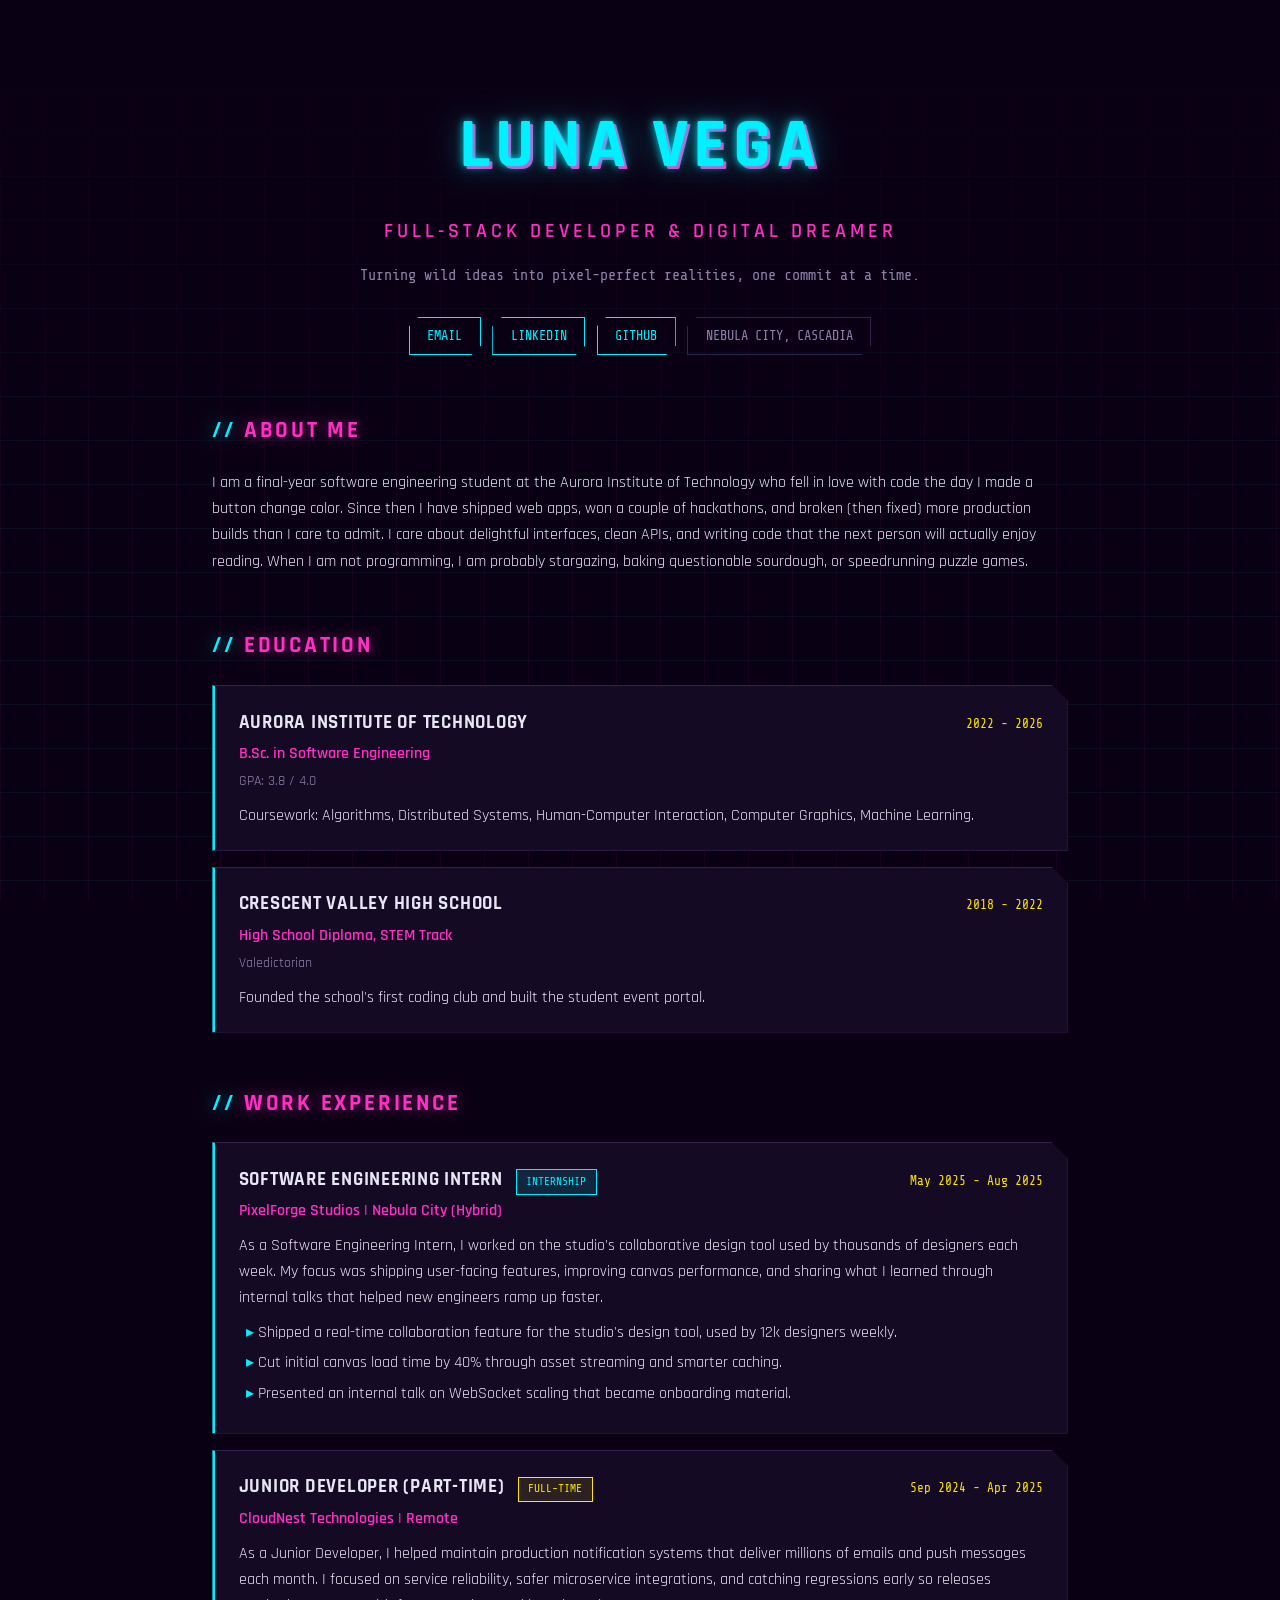
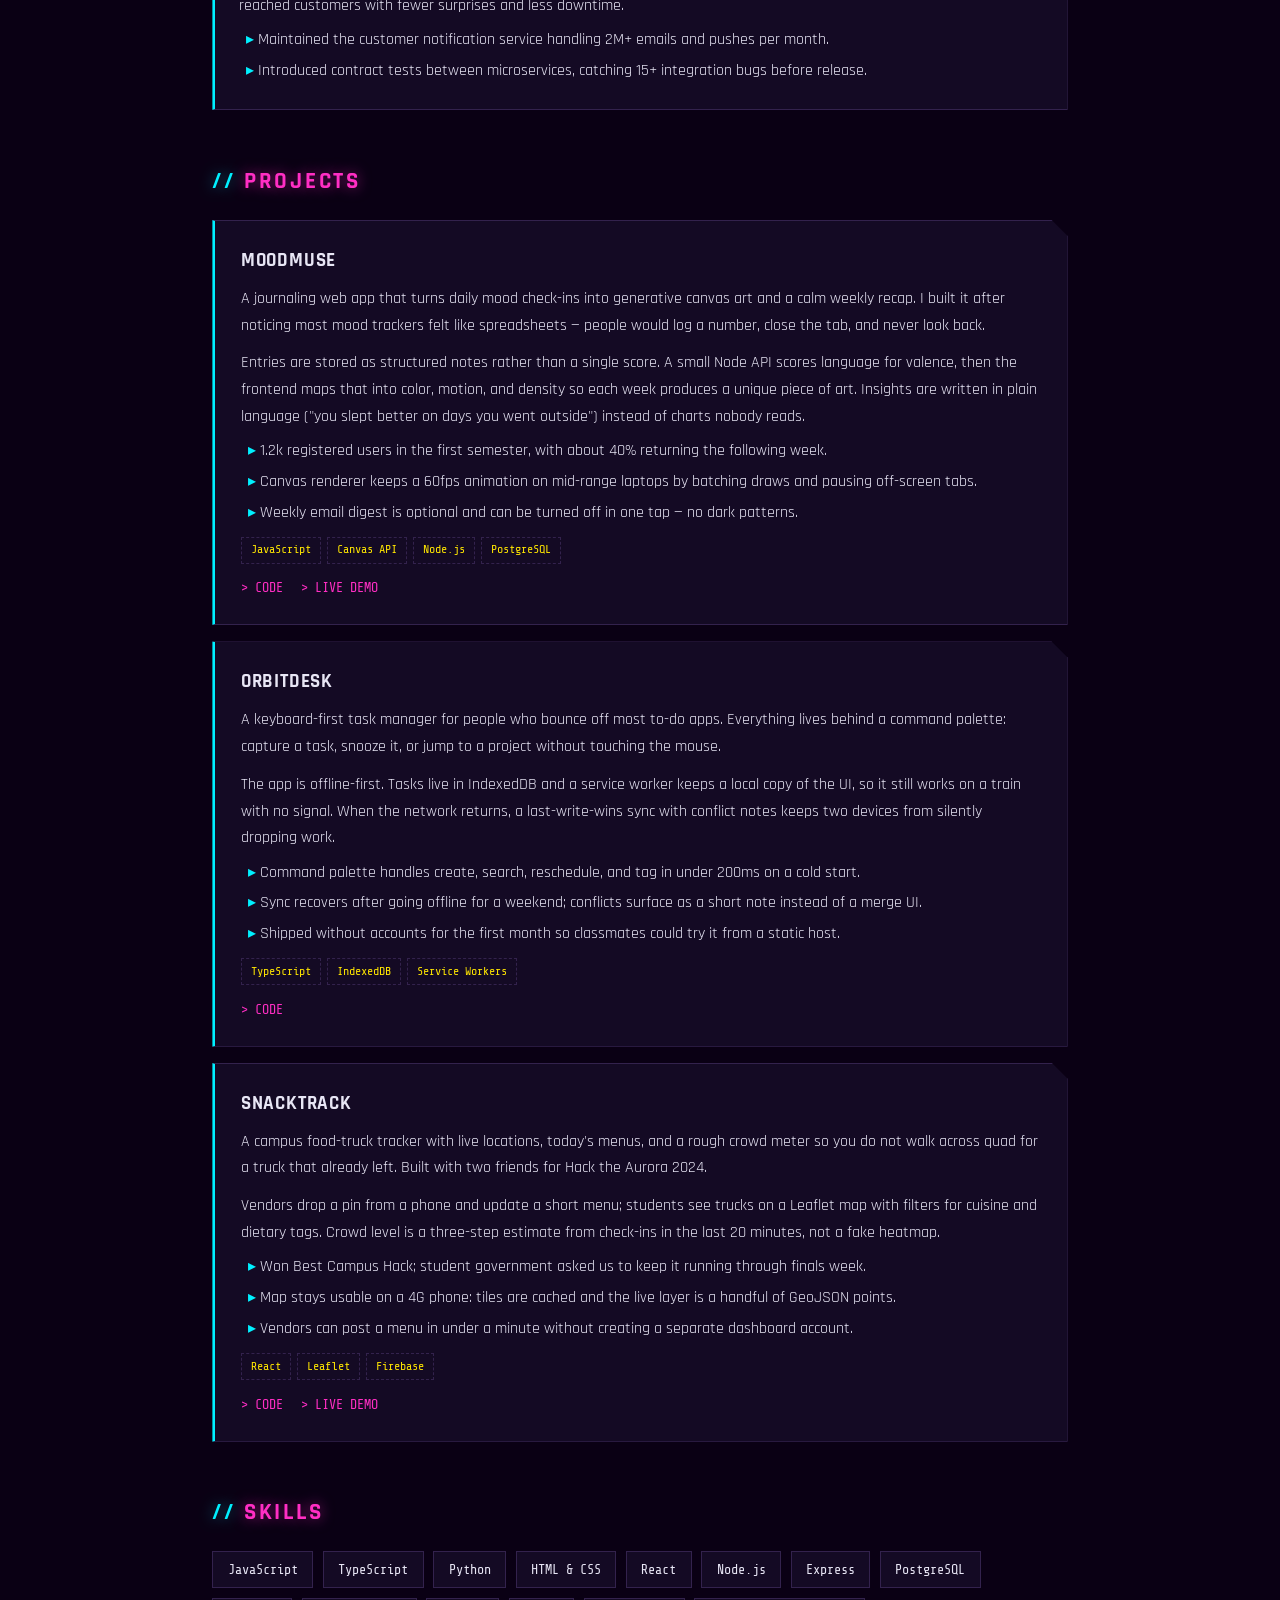
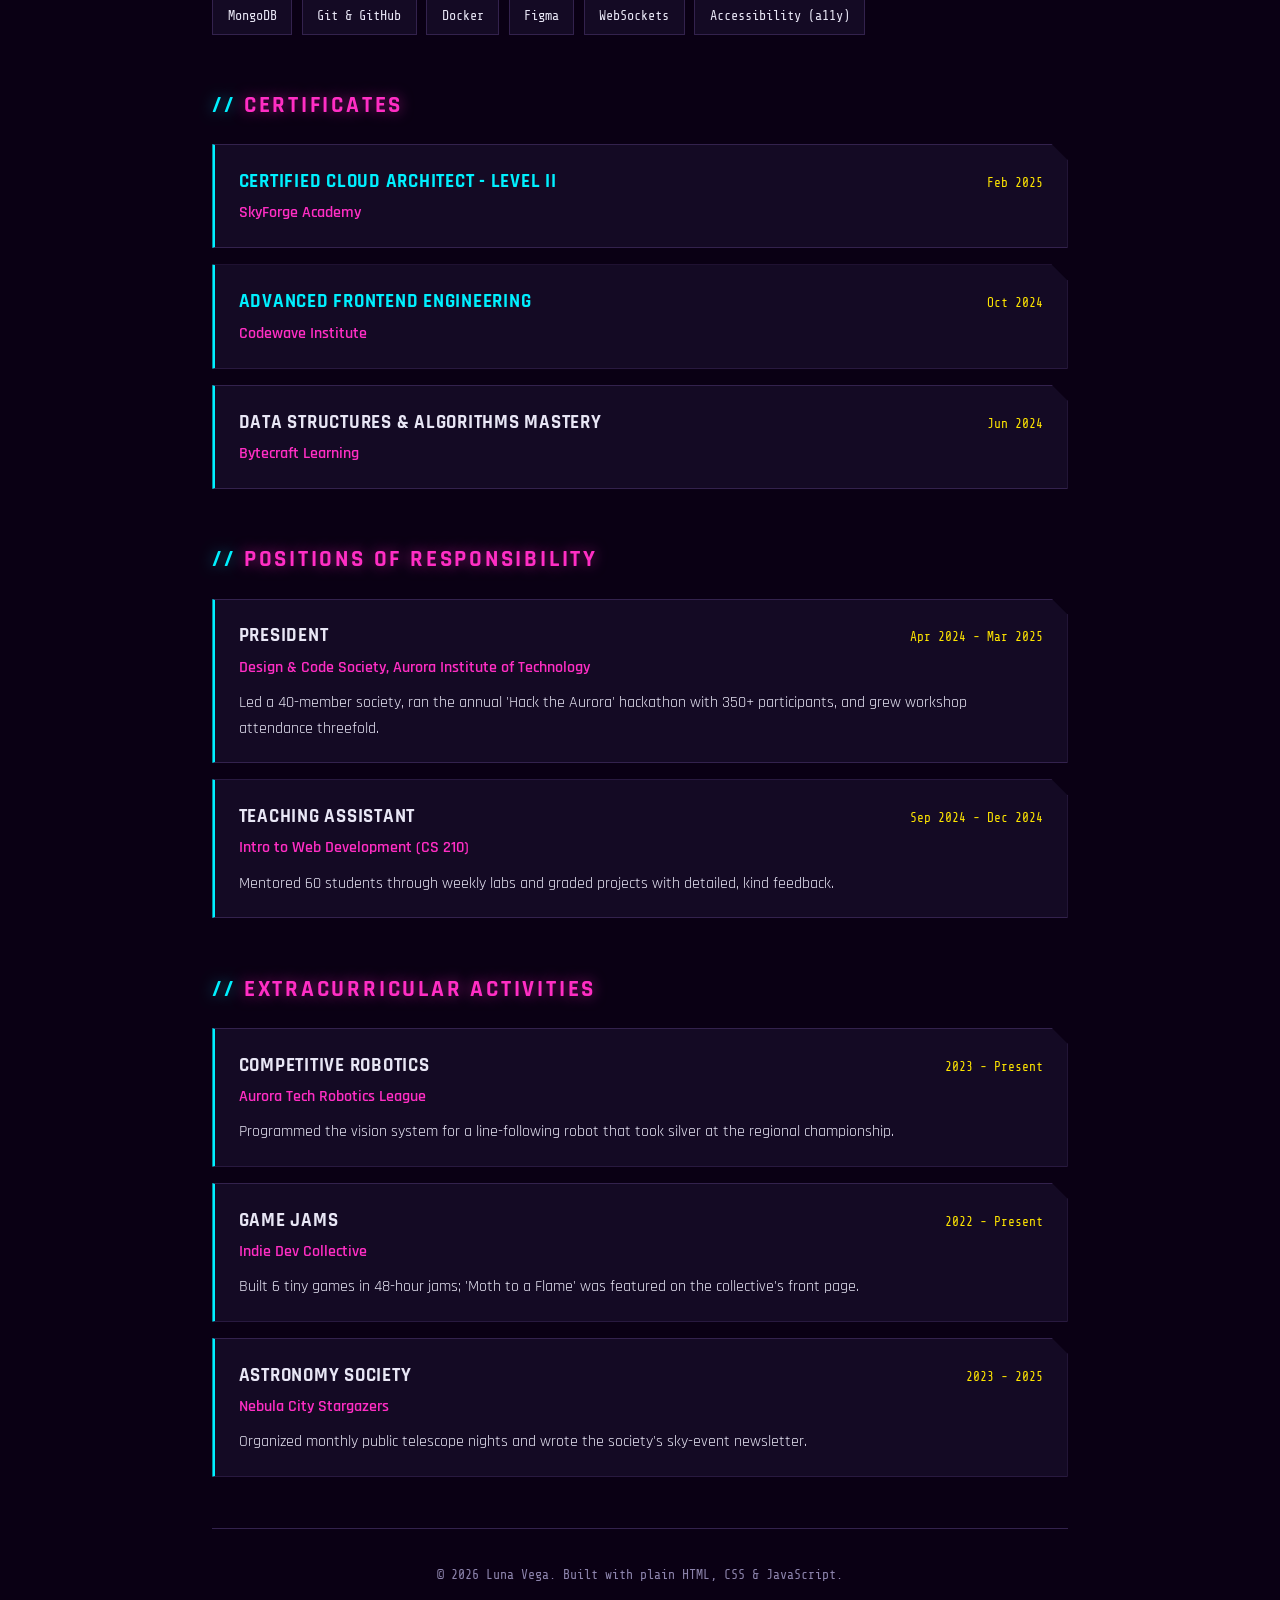
<file: index.html>
<!DOCTYPE html>
<html lang="en">
<head>
  <meta charset="UTF-8" />
  <meta name="viewport" content="width=device-width, initial-scale=1.0" />
  <title>Portfolio</title>

  <!-- ============================================================
       THEME SELECTION
       Pick ONE stylesheet from the styling/ directory by keeping
       exactly one <link> tag uncommented below.

       Available themes:
         styling/aurora.css     - northern lights: drifting gradient blobs & glass cards
         styling/cyberpunk.css  - neon-noir: pink/cyan glow on a dark grid
         styling/bubblegum.css  - candy pastels: playful, squishy, rounded
         styling/brutalist.css  - neo-brutalism: electric yellow, thick borders, hard shadows
         styling/velvet.css     - old-money luxe: emerald, charcoal & gold serif
         styling/newsprint.css  - broadsheet: cream stock, serif headlines, press red
         styling/terminal.css   - amber CRT: monospace, scanlines, blinking cursor
         styling/blueprint.css  - drafting board: cyanotype blue, dashed frames, crop marks
         styling/swiss.css      - typographic: white space, numbered grid, signal red
         styling/terrarium.css  - greenhouse: moss & sage on warm paper, leaf-cut cards
       ============================================================ -->
  <!-- <link rel="stylesheet" href="styling/aurora.css" /> -->
  <link rel="stylesheet" href="styling/cyberpunk.css" />
  <!-- <link rel="stylesheet" href="styling/bubblegum.css" /> -->
  <!-- <link rel="stylesheet" href="styling/brutalist.css" /> -->
  <!-- <link rel="stylesheet" href="styling/velvet.css" /> -->
  <!-- <link rel="stylesheet" href="styling/newsprint.css" /> -->
  <!-- <link rel="stylesheet" href="styling/terminal.css" /> -->
  <!-- <link rel="stylesheet" href="styling/blueprint.css" /> -->
  <!-- <link rel="stylesheet" href="styling/swiss.css" /> -->
  <!-- <link rel="stylesheet" href="styling/terrarium.css" /> -->
</head>
<body>
  <div id="loading-message">Loading portfolio…</div>
  <div id="error-message" hidden>
    Could not load portfolio data. If you opened this file directly,
    please serve it with a local server instead (see README.md).
  </div>

  <!-- All sections are populated by script.js from data.json and
       metadata.json. Sections with no data are hidden automatically. -->
  <div id="portfolio" hidden>
    <header id="hero">
      <h1 id="name"></h1>
      <p id="title" class="subtitle"></p>
      <p id="tagline" class="tagline"></p>
      <nav id="contact-links" class="contact-links"></nav>
    </header>

    <main>
      <section id="about-section" hidden>
        <h2>About Me</h2>
        <p id="about"></p>
      </section>

      <section id="education-section" hidden>
        <h2>Education</h2>
        <div id="education-list" class="card-list"></div>
      </section>

      <section id="work-section" hidden>
        <h2>Work Experience</h2>
        <div id="work-list" class="card-list"></div>
      </section>

      <section id="projects-section" hidden>
        <h2>Projects</h2>
        <div id="projects-list" class="card-list"></div>
      </section>

      <section id="skills-section" hidden>
        <h2>Skills</h2>
        <ul id="skills-list" class="skills-list"></ul>
      </section>

      <section id="certificates-section" hidden>
        <h2>Certificates</h2>
        <div id="certificates-list" class="card-list"></div>
      </section>

      <section id="por-section" hidden>
        <h2>Positions of Responsibility</h2>
        <div id="por-list" class="card-list"></div>
      </section>

      <section id="extracurricular-section" hidden>
        <h2>Extracurricular Activities</h2>
        <div id="extracurricular-list" class="card-list"></div>
      </section>
    </main>

    <footer id="footer">
      <p id="footer-text"></p>
    </footer>
  </div>

  <script src="script.js"></script>
</body>
</html>
</file>
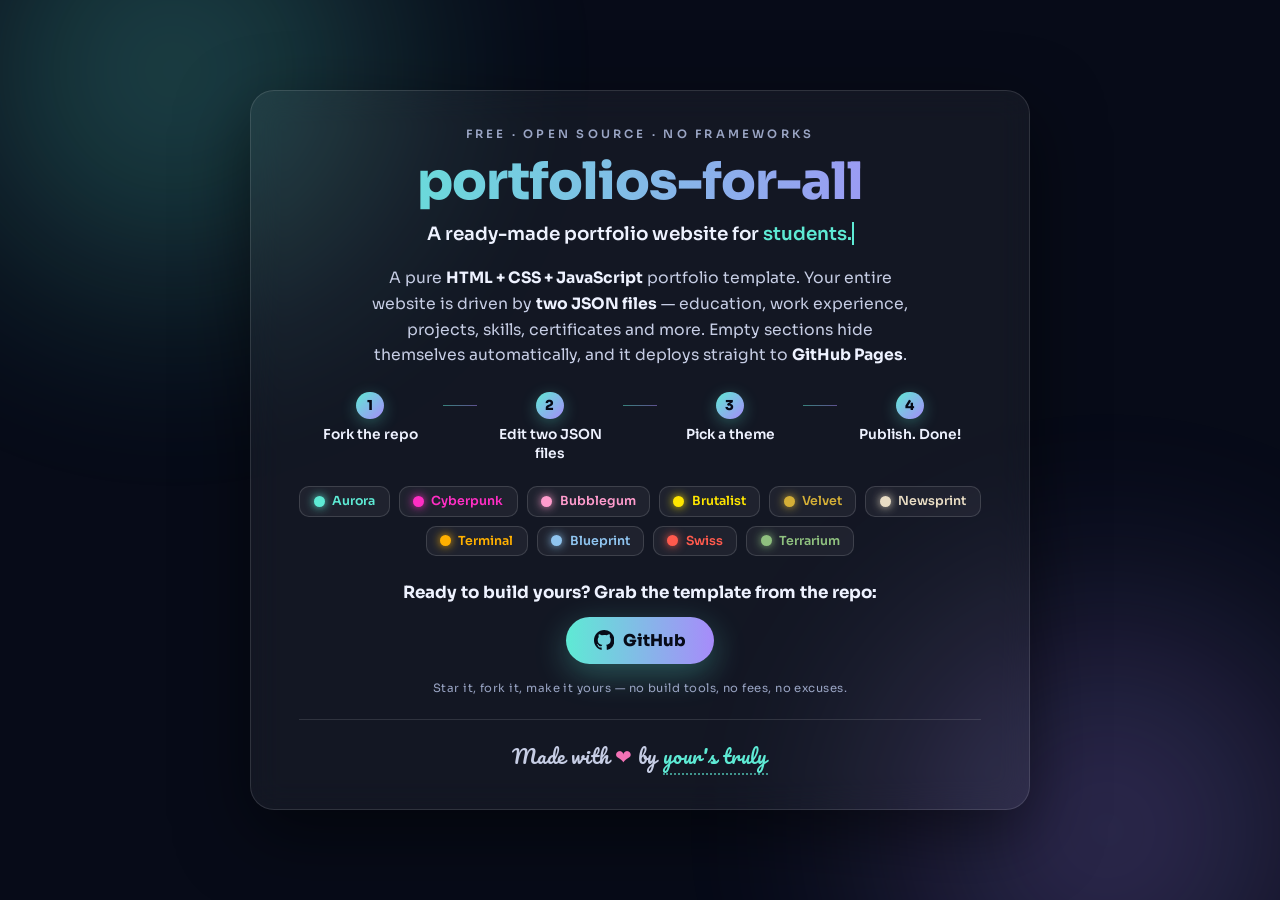
<file: docs/index.html>
<!DOCTYPE html>
<html lang="en">
<head>
  <meta charset="UTF-8" />
  <meta name="viewport" content="width=device-width, initial-scale=1.0" />
  <title>portfolios-for-all</title>
  <!-- Send visitors straight to the guide page. -->
  <meta http-equiv="refresh" content="0; url=portfolio-guide.html" />
  <link rel="canonical" href="portfolio-guide.html" />
  <script>
    window.location.replace("portfolio-guide.html");
  </script>
  <style>
    body {
      margin: 0;
      min-height: 100vh;
      display: flex;
      align-items: center;
      justify-content: center;
      background: #070b18;
      color: #eef2ff;
      font-family: "Segoe UI", system-ui, sans-serif;
    }
    a {
      color: #5eead4;
    }
  </style>
</head>
<body>
  <p>Redirecting to the <a href="portfolio-guide.html">portfolios-for-all guide</a>&hellip;</p>
</body>
</html>
</file>
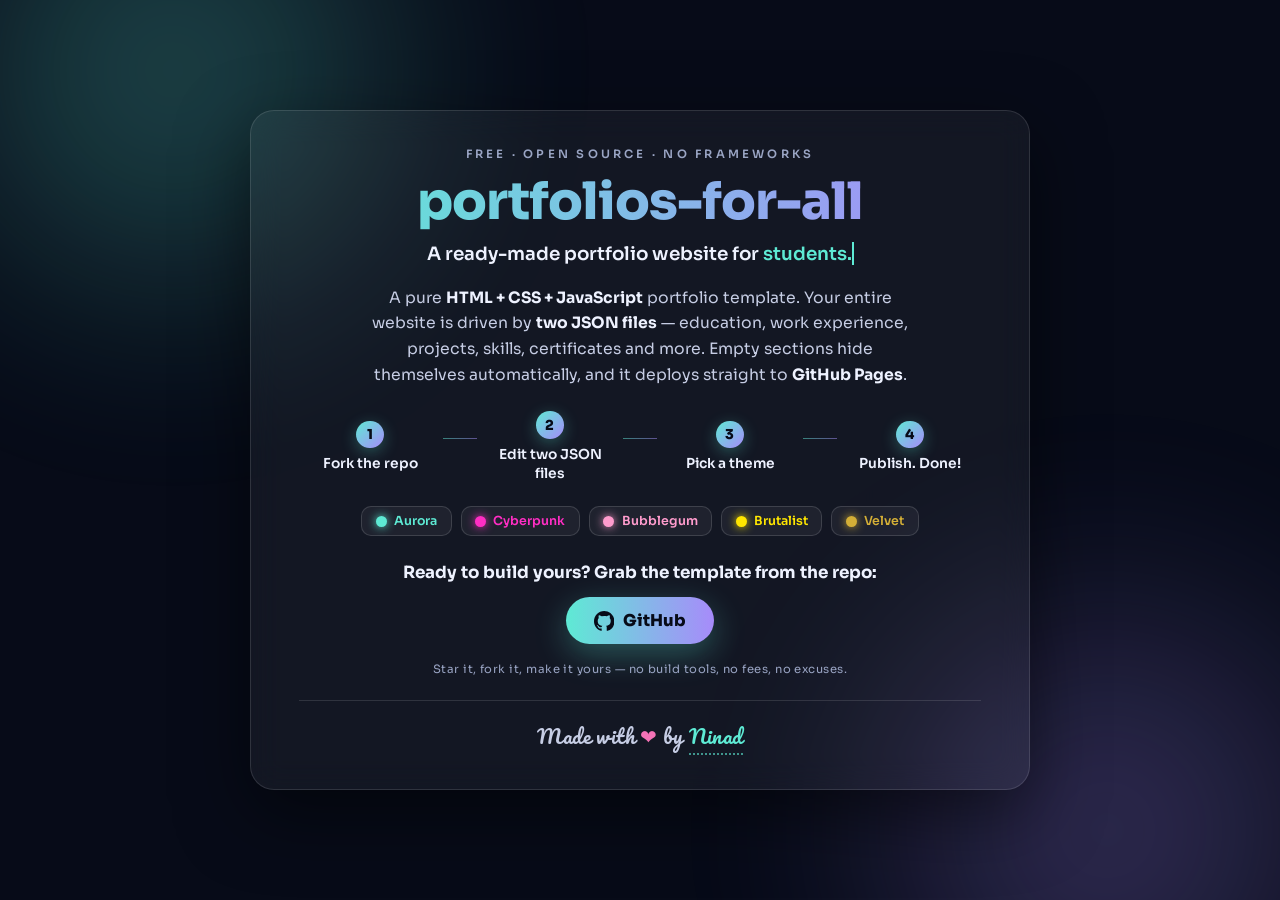
<file: portfolio-guide.html>
<!DOCTYPE html>
<html lang="en">
<head>
  <meta charset="UTF-8" />
  <meta name="viewport" content="width=device-width, initial-scale=1.0" />
  <title>portfolios-for-all — a portfolio for everyone</title>
  <style>
    @import url("https://fonts.googleapis.com/css2?family=Sora:wght@400;600;800&family=Pacifico&display=swap");

    * {
      margin: 0;
      padding: 0;
      box-sizing: border-box;
    }

    html,
    body {
      height: 100%;
      overflow: hidden; /* everything stays in a single frame on desktop */
    }

    body {
      font-family: "Sora", "Segoe UI", sans-serif;
      background: #070b18;
      color: #eef2ff;
      display: flex;
      align-items: center;
      justify-content: center;
      padding: 1rem 0;
    }

    /* ---- animated aurora blobs ---- */
    .blob {
      position: fixed;
      z-index: 0;
      width: 55vmax;
      height: 55vmax;
      border-radius: 50%;
      filter: blur(90px);
      opacity: 0.32;
      animation: drift 22s ease-in-out infinite alternate;
    }

    .blob.teal {
      top: -22vmax;
      left: -14vmax;
      background: radial-gradient(circle, #5eead4, transparent 65%);
    }

    .blob.violet {
      bottom: -22vmax;
      right: -14vmax;
      background: radial-gradient(circle, #a78bfa, transparent 65%);
      animation-delay: -11s;
    }

    @keyframes drift {
      from { transform: translate(0, 0) scale(1); }
      to   { transform: translate(7vmax, 5vmax) scale(1.25); }
    }

    /* ---- main frame ---- */
    .frame {
      position: relative;
      z-index: 1;
      max-width: 780px;
      width: calc(100% - 2.5rem);
      text-align: center;
      padding: clamp(1.4rem, 4vh, 3rem) clamp(1.2rem, 4vw, 3rem);
      background: rgba(255, 255, 255, 0.05);
      border: 1px solid rgba(255, 255, 255, 0.12);
      border-radius: 24px;
      backdrop-filter: blur(16px);
      -webkit-backdrop-filter: blur(16px);
      box-shadow: 0 24px 70px rgba(0, 0, 0, 0.5);
    }

    .eyebrow {
      font-size: 0.72rem;
      font-weight: 600;
      letter-spacing: 0.28em;
      text-transform: uppercase;
      color: #9aa5c4;
    }

    h1 {
      margin-top: 0.5rem;
      font-size: clamp(1.9rem, 5.5vw, 3.2rem);
      font-weight: 800;
      letter-spacing: -0.02em;
      background: linear-gradient(90deg, #5eead4, #a78bfa, #f472b6, #5eead4);
      background-size: 300% auto;
      -webkit-background-clip: text;
      background-clip: text;
      color: transparent;
      animation: shimmer 7s linear infinite;
    }

    @keyframes shimmer {
      to { background-position: 300% center; }
    }

    .typed-line {
      margin-top: 0.5rem;
      font-size: clamp(0.95rem, 2.4vw, 1.15rem);
      font-weight: 600;
      min-height: 1.6em;
    }

    .typed-line .typed {
      color: #5eead4;
    }

    .typed-line .cursor {
      display: inline-block;
      width: 2px;
      background: #5eead4;
      animation: blink 0.9s steps(1) infinite;
    }

    @keyframes blink {
      50% { opacity: 0; }
    }

    .pitch {
      margin: 0.9rem auto 0;
      max-width: 560px;
      font-size: clamp(0.85rem, 2vw, 0.98rem);
      line-height: 1.65;
      color: #c6cde4;
    }

    .pitch strong {
      color: #eef2ff;
    }

    /* ---- how it works ---- */
    .steps {
      margin-top: 1.4rem;
      display: flex;
      flex-wrap: wrap;
      justify-content: center;
      align-items: center;
      gap: 0.5rem;
      font-size: clamp(0.74rem, 1.8vw, 0.86rem);
      color: #c6cde4;
    }

    .step {
      display: flex;
      flex-direction: column;
      align-items: center;
      gap: 0.45rem;
      width: clamp(96px, 15vw, 130px);
    }

    .step .num {
      display: flex;
      align-items: center;
      justify-content: center;
      width: 2em;
      height: 2em;
      border-radius: 50%;
      font-weight: 800;
      color: #070b18;
      background: linear-gradient(135deg, #5eead4, #a78bfa);
      box-shadow: 0 4px 16px rgba(94, 234, 212, 0.3);
    }

    .step .label {
      font-weight: 600;
      color: #eef2ff;
      line-height: 1.35;
    }

    /* connector line between steps */
    .connector {
      flex: 0 0 clamp(14px, 3vw, 34px);
      height: 1px;
      margin-top: -1.3em;
      background: linear-gradient(90deg, rgba(94, 234, 212, 0.5), rgba(167, 139, 250, 0.5));
    }

    /* ---- theme swatches ---- */
    .themes {
      margin-top: 1.4rem;
      display: flex;
      flex-wrap: wrap;
      justify-content: center;
      gap: 0.55rem;
    }

    .swatch {
      display: flex;
      align-items: center;
      gap: 0.45rem;
      font-size: 0.78rem;
      font-weight: 600;
      padding: 0.4rem 0.85rem;
      border-radius: 10px;
      border: 1px solid rgba(255, 255, 255, 0.14);
      background: rgba(255, 255, 255, 0.05);
      cursor: default;
      transition: transform 0.2s, border-color 0.2s;
    }

    .swatch:hover {
      transform: translateY(-4px) rotate(-1.5deg);
      border-color: currentColor;
    }

    .swatch .dot {
      width: 11px;
      height: 11px;
      border-radius: 50%;
      background: currentColor;
      box-shadow: 0 0 10px currentColor;
    }

    .aurora    { color: #5eead4; }
    .cyberpunk { color: #ff2ec4; }
    .bubblegum { color: #ff9ccd; }
    .brutalist { color: #ffe600; }
    .velvet    { color: #d4af37; }

    /* ---- CTA ---- */
    .cta {
      margin-top: 0.9rem;
      display: inline-flex;
      align-items: center;
      gap: 0.6rem;
      font-size: clamp(0.9rem, 2.2vw, 1.02rem);
      font-weight: 800;
      text-decoration: none;
      color: #070b18;
      background: linear-gradient(90deg, #5eead4, #a78bfa);
      padding: 0.8rem 1.7rem;
      border-radius: 999px;
      box-shadow: 0 10px 32px rgba(94, 234, 212, 0.3);
      transition: transform 0.2s, box-shadow 0.2s;
    }

    .cta:hover {
      transform: translateY(-3px) scale(1.03);
      box-shadow: 0 16px 42px rgba(167, 139, 250, 0.45);
    }

    .cta svg {
      width: 1.25em;
      height: 1.25em;
      fill: currentColor;
    }

    .footnote {
      margin-top: 1.1rem;
      font-size: 0.72rem;
      color: #9aa5c4;
      letter-spacing: 0.04em;
    }

    .cta-lead {
      margin-top: 1.6rem;
      font-size: clamp(0.9rem, 2.2vw, 1.05rem);
      font-weight: 700;
      color: #eef2ff;
    }

    .made-with {
      margin-top: 1.5rem;
      padding-top: 1.1rem;
      border-top: 1px solid rgba(255, 255, 255, 0.12);
      font-family: "Pacifico", "Brush Script MT", cursive;
      font-size: clamp(1rem, 2.6vw, 1.25rem);
      color: #c6cde4;
      letter-spacing: 0.02em;
    }

    .made-with .heart {
      display: inline-block;
      color: #f472b6;
      animation: heartbeat 1.6s ease-in-out infinite;
    }

    @keyframes heartbeat {
      0%, 100% { transform: scale(1); }
      12% { transform: scale(1.25); }
      24% { transform: scale(1); }
      36% { transform: scale(1.18); }
      48% { transform: scale(1); }
    }

    .made-with a {
      color: #5eead4;
      text-decoration: none;
      border-bottom: 2px dotted rgba(94, 234, 212, 0.6);
      transition: text-shadow 0.2s, border-bottom-color 0.2s;
    }

    .made-with a:hover {
      border-bottom-color: #5eead4;
      text-shadow: 0 0 18px rgba(94, 234, 212, 0.6);
    }

    /* ---- responsive: tablet ---- */
    @media (max-width: 900px) {
      .frame {
        max-width: 620px;
      }

      .steps {
        gap: 0.4rem;
      }

      .step {
        width: clamp(88px, 18vw, 120px);
      }
    }

    /* ---- responsive: phone ---- */
    @media (max-width: 600px) {
      /* allow scrolling if the card is taller than a small screen */
      html,
      body {
        overflow: auto;
      }

      body {
        align-items: flex-start;
        padding: 1.25rem 0;
      }

      .frame {
        width: calc(100% - 1.6rem);
        padding: 1.5rem 1.1rem 1.7rem;
        border-radius: 18px;
      }

      .eyebrow {
        font-size: 0.62rem;
        letter-spacing: 0.2em;
      }

      .pitch {
        font-size: 0.84rem;
        line-height: 1.55;
      }

      /* steps become a tidy 2x2 grid, no connector lines */
      .steps {
        display: grid;
        grid-template-columns: 1fr 1fr;
        gap: 0.9rem 0.5rem;
        justify-items: center;
        margin-top: 1.2rem;
      }

      .connector {
        display: none;
      }

      .step {
        width: 100%;
        max-width: 150px;
      }

      .step .label {
        font-size: 0.8rem;
      }

      .themes {
        gap: 0.4rem;
      }

      .swatch {
        font-size: 0.72rem;
        padding: 0.32rem 0.65rem;
      }

      .cta {
        padding: 0.7rem 1.4rem;
      }

      .made-with {
        font-size: 0.98rem;
      }

      /* lighter blobs for small screens */
      .blob {
        filter: blur(60px);
        opacity: 0.28;
      }
    }

    /* ---- short screens (e.g. landscape phones): trim & allow scroll ---- */
    @media (max-height: 640px) {
      html,
      body {
        overflow: auto;
      }

      body {
        align-items: flex-start;
      }

      .pitch {
        display: none;
      }

      .frame {
        padding-top: 1.2rem;
        padding-bottom: 1.2rem;
      }
    }
  </style>
</head>
<body>
  <div class="blob teal"></div>
  <div class="blob violet"></div>

  <main class="frame">
    <p class="eyebrow">Free · Open Source · No Frameworks</p>
    <h1>portfolios-for-all</h1>

    <p class="typed-line">A ready-made portfolio website for&nbsp;<span class="typed" id="typed"></span><span class="cursor">&nbsp;</span></p>

    <p class="pitch">
      A pure <strong>HTML + CSS + JavaScript</strong> portfolio template. Your entire
      website is driven by <strong>two JSON files</strong> — education, work experience,
      projects, skills, certificates and more. Empty sections hide themselves
      automatically, and it deploys straight to <strong>GitHub Pages</strong>.
    </p>

    <div class="steps">
      <span class="step"><span class="num">1</span><span class="label">Fork the repo</span></span>
      <span class="connector"></span>
      <span class="step"><span class="num">2</span><span class="label">Edit two JSON files</span></span>
      <span class="connector"></span>
      <span class="step"><span class="num">3</span><span class="label">Pick a theme</span></span>
      <span class="connector"></span>
      <span class="step"><span class="num">4</span><span class="label">Publish. Done!</span></span>
    </div>

    <div class="themes">
      <span class="swatch aurora"><span class="dot"></span>Aurora</span>
      <span class="swatch cyberpunk"><span class="dot"></span>Cyberpunk</span>
      <span class="swatch bubblegum"><span class="dot"></span>Bubblegum</span>
      <span class="swatch brutalist"><span class="dot"></span>Brutalist</span>
      <span class="swatch velvet"><span class="dot"></span>Velvet</span>
    </div>

    <p class="cta-lead">Ready to build yours? Grab the template from the repo:</p>

    <a class="cta" href="https://github.com/ninadrathod/portfolios-for-all" target="_blank" rel="noopener noreferrer">
      <svg viewBox="0 0 16 16" aria-hidden="true"><path d="M8 0C3.58 0 0 3.58 0 8c0 3.54 2.29 6.53 5.47 7.59.4.07.55-.17.55-.38 0-.19-.01-.82-.01-1.49-2.01.37-2.53-.49-2.69-.94-.09-.23-.48-.94-.82-1.13-.28-.15-.68-.52-.01-.53.63-.01 1.08.58 1.23.82.72 1.21 1.87.87 2.33.66.07-.52.28-.87.51-1.07-1.78-.2-3.64-.89-3.64-3.95 0-.87.31-1.59.82-2.15-.08-.2-.36-1.02.08-2.12 0 0 .67-.21 2.2.82a7.68 7.68 0 0 1 2-.27c.68 0 1.36.09 2 .27 1.53-1.04 2.2-.82 2.2-.82.44 1.1.16 1.92.08 2.12.51.56.82 1.27.82 2.15 0 3.07-1.87 3.75-3.65 3.95.29.25.54.73.54 1.48 0 1.07-.01 1.93-.01 2.2 0 .21.15.46.55.38A8.01 8.01 0 0 0 16 8c0-4.42-3.58-8-8-8Z"/></svg>
      GitHub
    </a>

    <p class="footnote">Star it, fork it, make it yours — no build tools, no fees, no excuses.</p>

    <p class="made-with">Made with <span class="heart">&#10084;</span> by <a href="https://ninad.meverse.in" target="_blank" rel="noopener noreferrer">Ninad</a></p>
  </main>

  <script>
    // Rotating typewriter effect for the audience line
    const words = ["students.", "developers.", "designers.", "job seekers.", "everyone."];
    const typedEl = document.getElementById("typed");
    let wordIndex = 0;
    let charIndex = 0;
    let deleting = false;

    function tick() {
      const word = words[wordIndex];
      charIndex += deleting ? -1 : 1;
      typedEl.textContent = word.slice(0, charIndex);

      let delay = deleting ? 45 : 95;
      if (!deleting && charIndex === word.length) {
        delay = 1500; // pause on the full word
        deleting = true;
      } else if (deleting && charIndex === 0) {
        deleting = false;
        wordIndex = (wordIndex + 1) % words.length;
        delay = 350;
      }
      setTimeout(tick, delay);
    }
    tick();

    // Blobs gently follow the pointer for a bit of life
    const teal = document.querySelector(".blob.teal");
    const violet = document.querySelector(".blob.violet");
    document.addEventListener("pointermove", (e) => {
      const x = e.clientX / window.innerWidth - 0.5;
      const y = e.clientY / window.innerHeight - 0.5;
      teal.style.translate = `${x * 40}px ${y * 40}px`;
      violet.style.translate = `${x * -40}px ${y * -40}px`;
    });
  </script>
</body>
</html>
</file>
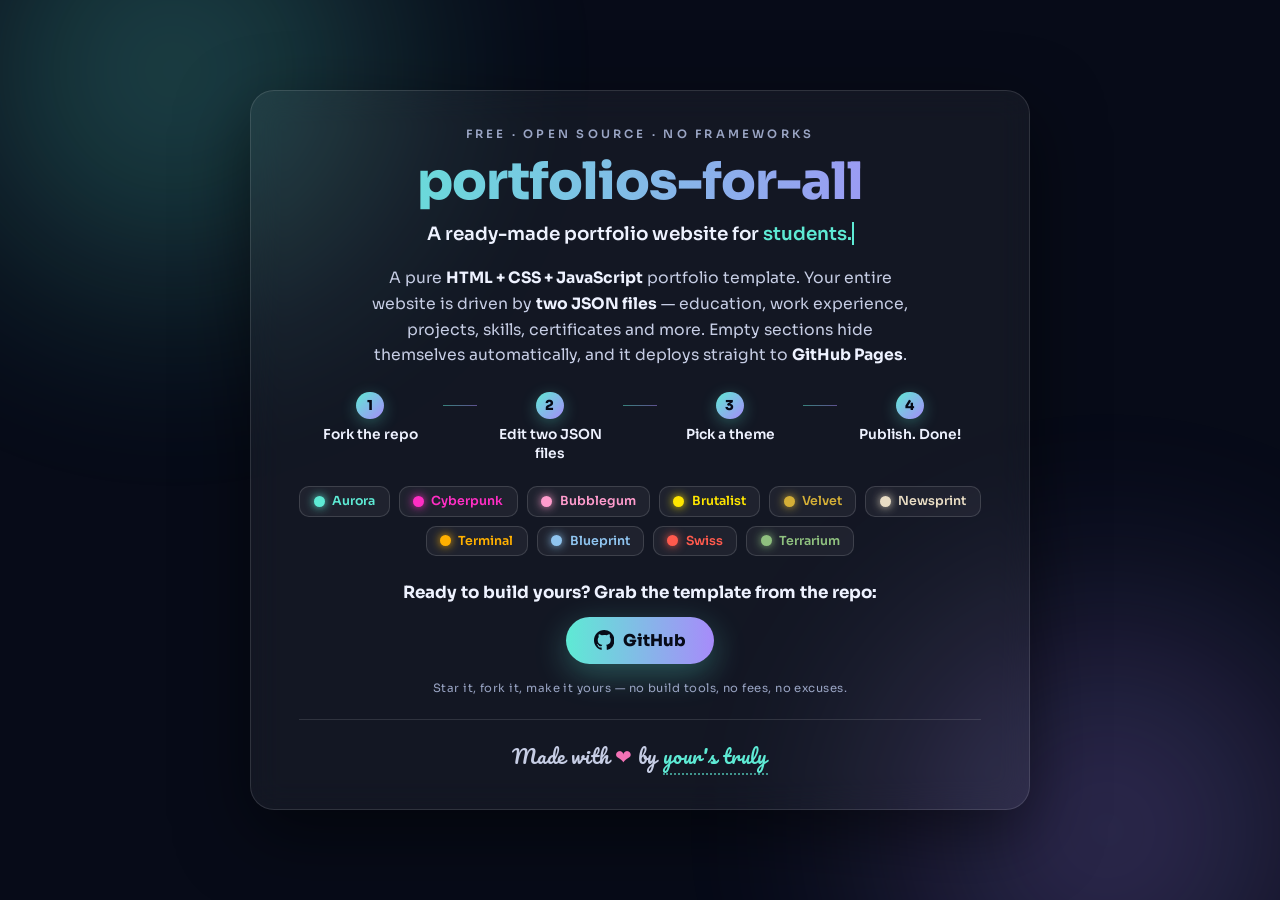
<file: docs/portfolio-guide.html>
<!DOCTYPE html>
<html lang="en">
<head>
  <meta charset="UTF-8" />
  <meta name="viewport" content="width=device-width, initial-scale=1.0" />
  <title>portfolios-for-all — a portfolio for everyone</title>
  <style>
    @import url("https://fonts.googleapis.com/css2?family=Sora:wght@400;600;800&family=Pacifico&display=swap");

    * {
      margin: 0;
      padding: 0;
      box-sizing: border-box;
    }

    html,
    body {
      height: 100%;
      overflow: hidden; /* everything stays in a single frame on desktop */
    }

    body {
      font-family: "Sora", "Segoe UI", sans-serif;
      background: #070b18;
      color: #eef2ff;
      display: flex;
      align-items: center;
      justify-content: center;
      padding: 1rem 0;
    }

    /* ---- animated aurora blobs ---- */
    .blob {
      position: fixed;
      z-index: 0;
      width: 55vmax;
      height: 55vmax;
      border-radius: 50%;
      filter: blur(90px);
      opacity: 0.32;
      animation: drift 22s ease-in-out infinite alternate;
    }

    .blob.teal {
      top: -22vmax;
      left: -14vmax;
      background: radial-gradient(circle, #5eead4, transparent 65%);
    }

    .blob.violet {
      bottom: -22vmax;
      right: -14vmax;
      background: radial-gradient(circle, #a78bfa, transparent 65%);
      animation-delay: -11s;
    }

    @keyframes drift {
      from { transform: translate(0, 0) scale(1); }
      to   { transform: translate(7vmax, 5vmax) scale(1.25); }
    }

    /* ---- main frame ---- */
    .frame {
      position: relative;
      z-index: 1;
      max-width: 780px;
      width: calc(100% - 2.5rem);
      text-align: center;
      padding: clamp(1.4rem, 4vh, 3rem) clamp(1.2rem, 4vw, 3rem);
      background: rgba(255, 255, 255, 0.05);
      border: 1px solid rgba(255, 255, 255, 0.12);
      border-radius: 24px;
      backdrop-filter: blur(16px);
      -webkit-backdrop-filter: blur(16px);
      box-shadow: 0 24px 70px rgba(0, 0, 0, 0.5);
    }

    .eyebrow {
      font-size: 0.72rem;
      font-weight: 600;
      letter-spacing: 0.28em;
      text-transform: uppercase;
      color: #9aa5c4;
    }

    h1 {
      margin-top: 0.5rem;
      font-size: clamp(1.9rem, 5.5vw, 3.2rem);
      font-weight: 800;
      letter-spacing: -0.02em;
      background: linear-gradient(90deg, #5eead4, #a78bfa, #f472b6, #5eead4);
      background-size: 300% auto;
      -webkit-background-clip: text;
      background-clip: text;
      color: transparent;
      animation: shimmer 7s linear infinite;
    }

    @keyframes shimmer {
      to { background-position: 300% center; }
    }

    .typed-line {
      margin-top: 0.5rem;
      font-size: clamp(0.95rem, 2.4vw, 1.15rem);
      font-weight: 600;
      min-height: 1.6em;
    }

    .typed-line .typed {
      color: #5eead4;
    }

    .typed-line .cursor {
      display: inline-block;
      width: 2px;
      background: #5eead4;
      animation: blink 0.9s steps(1) infinite;
    }

    @keyframes blink {
      50% { opacity: 0; }
    }

    .pitch {
      margin: 0.9rem auto 0;
      max-width: 560px;
      font-size: clamp(0.85rem, 2vw, 0.98rem);
      line-height: 1.65;
      color: #c6cde4;
    }

    .pitch strong {
      color: #eef2ff;
    }

    /* ---- how it works ---- */
    .steps {
      margin-top: 1.4rem;
      display: flex;
      flex-wrap: wrap;
      justify-content: center;
      align-items: flex-start;
      gap: 0.5rem;
      font-size: clamp(0.74rem, 1.8vw, 0.86rem);
      color: #c6cde4;
    }

    .step {
      display: flex;
      flex-direction: column;
      align-items: center;
      gap: 0.45rem;
      width: clamp(96px, 15vw, 130px);
    }

    .step .num {
      display: flex;
      align-items: center;
      justify-content: center;
      width: 2em;
      height: 2em;
      border-radius: 50%;
      font-weight: 800;
      color: #070b18;
      background: linear-gradient(135deg, #5eead4, #a78bfa);
      box-shadow: 0 4px 16px rgba(94, 234, 212, 0.3);
    }

    .step .label {
      font-weight: 600;
      color: #eef2ff;
      line-height: 1.35;
    }

    /* connector line between steps */
    .connector {
      flex: 0 0 clamp(14px, 3vw, 34px);
      height: 1px;
      margin-top: 1em;
      background: linear-gradient(90deg, rgba(94, 234, 212, 0.5), rgba(167, 139, 250, 0.5));
    }

    /* ---- theme swatches ---- */
    .themes {
      margin-top: 1.4rem;
      display: flex;
      flex-wrap: wrap;
      justify-content: center;
      gap: 0.55rem;
    }

    .swatch {
      display: flex;
      align-items: center;
      gap: 0.45rem;
      font-size: 0.78rem;
      font-weight: 600;
      padding: 0.4rem 0.85rem;
      border-radius: 10px;
      border: 1px solid rgba(255, 255, 255, 0.14);
      background: rgba(255, 255, 255, 0.05);
      cursor: default;
      transition: transform 0.2s, border-color 0.2s;
    }

    .swatch:hover {
      transform: translateY(-4px) rotate(-1.5deg);
      border-color: currentColor;
    }

    .swatch .dot {
      width: 11px;
      height: 11px;
      border-radius: 50%;
      background: currentColor;
      box-shadow: 0 0 10px currentColor;
    }

    .aurora    { color: #5eead4; }
    .cyberpunk { color: #ff2ec4; }
    .bubblegum { color: #ff9ccd; }
    .brutalist { color: #ffe600; }
    .velvet    { color: #d4af37; }
    .newsprint { color: #e8dcc4; }
    .terminal  { color: #ffb000; }
    .blueprint { color: #8fc4ef; }
    .swiss     { color: #ff5a4d; }
    .terrarium { color: #8fc07f; }

    /* ---- CTA ---- */
    .cta {
      margin-top: 0.9rem;
      display: inline-flex;
      align-items: center;
      gap: 0.6rem;
      font-size: clamp(0.9rem, 2.2vw, 1.02rem);
      font-weight: 800;
      text-decoration: none;
      color: #070b18;
      background: linear-gradient(90deg, #5eead4, #a78bfa);
      padding: 0.8rem 1.7rem;
      border-radius: 999px;
      box-shadow: 0 10px 32px rgba(94, 234, 212, 0.3);
      transition: transform 0.2s, box-shadow 0.2s;
    }

    .cta:hover {
      transform: translateY(-3px) scale(1.03);
      box-shadow: 0 16px 42px rgba(167, 139, 250, 0.45);
    }

    .cta svg {
      width: 1.25em;
      height: 1.25em;
      fill: currentColor;
    }

    .footnote {
      margin-top: 1.1rem;
      font-size: 0.72rem;
      color: #9aa5c4;
      letter-spacing: 0.04em;
    }

    .cta-lead {
      margin-top: 1.6rem;
      font-size: clamp(0.9rem, 2.2vw, 1.05rem);
      font-weight: 700;
      color: #eef2ff;
    }

    .made-with {
      margin-top: 1.5rem;
      padding-top: 1.1rem;
      border-top: 1px solid rgba(255, 255, 255, 0.12);
      font-family: "Pacifico", "Brush Script MT", cursive;
      font-size: clamp(1rem, 2.6vw, 1.25rem);
      color: #c6cde4;
      letter-spacing: 0.02em;
    }

    .made-with .heart {
      display: inline-block;
      color: #f472b6;
      animation: heartbeat 1.6s ease-in-out infinite;
    }

    @keyframes heartbeat {
      0%, 100% { transform: scale(1); }
      12% { transform: scale(1.25); }
      24% { transform: scale(1); }
      36% { transform: scale(1.18); }
      48% { transform: scale(1); }
    }

    .made-with a {
      color: #5eead4;
      text-decoration: none;
      border-bottom: 2px dotted rgba(94, 234, 212, 0.6);
      transition: text-shadow 0.2s, border-bottom-color 0.2s;
    }

    .made-with a:hover {
      border-bottom-color: #5eead4;
      text-shadow: 0 0 18px rgba(94, 234, 212, 0.6);
    }

    /* ---- responsive: tablet ---- */
    @media (max-width: 900px) {
      .frame {
        max-width: 620px;
      }

      .steps {
        gap: 0.4rem;
      }

      .step {
        width: clamp(88px, 18vw, 120px);
      }
    }

    /* ---- responsive: phone ---- */
    @media (max-width: 600px) {
      /* allow scrolling if the card is taller than a small screen */
      html,
      body {
        overflow: auto;
      }

      body {
        align-items: flex-start;
        padding: 1.25rem 0;
      }

      .frame {
        width: calc(100% - 1.6rem);
        padding: 1.5rem 1.1rem 1.7rem;
        border-radius: 18px;
      }

      .eyebrow {
        font-size: 0.62rem;
        letter-spacing: 0.2em;
      }

      .pitch {
        font-size: 0.84rem;
        line-height: 1.55;
      }

      /* steps become a tidy 2x2 grid, no connector lines */
      .steps {
        display: grid;
        grid-template-columns: 1fr 1fr;
        gap: 0.9rem 0.5rem;
        justify-items: center;
        margin-top: 1.2rem;
      }

      .connector {
        display: none;
      }

      .step {
        width: 100%;
        max-width: 150px;
      }

      .step .label {
        font-size: 0.8rem;
      }

      .themes {
        gap: 0.4rem;
      }

      .swatch {
        font-size: 0.72rem;
        padding: 0.32rem 0.65rem;
      }

      .cta {
        padding: 0.7rem 1.4rem;
      }

      .made-with {
        font-size: 0.98rem;
      }

      /* lighter blobs for small screens */
      .blob {
        filter: blur(60px);
        opacity: 0.28;
      }
    }

    /* ---- short screens (e.g. landscape phones): trim & allow scroll ---- */
    @media (max-height: 640px) {
      html,
      body {
        overflow: auto;
      }

      body {
        align-items: flex-start;
      }

      .pitch {
        display: none;
      }

      .frame {
        padding-top: 1.2rem;
        padding-bottom: 1.2rem;
      }
    }
  </style>
</head>
<body>
  <div class="blob teal"></div>
  <div class="blob violet"></div>

  <main class="frame">
    <p class="eyebrow">Free · Open Source · No Frameworks</p>
    <h1>portfolios-for-all</h1>

    <p class="typed-line">A ready-made portfolio website for&nbsp;<span class="typed" id="typed"></span><span class="cursor">&nbsp;</span></p>

    <p class="pitch">
      A pure <strong>HTML + CSS + JavaScript</strong> portfolio template. Your entire
      website is driven by <strong>two JSON files</strong> — education, work experience,
      projects, skills, certificates and more. Empty sections hide themselves
      automatically, and it deploys straight to <strong>GitHub Pages</strong>.
    </p>

    <div class="steps">
      <span class="step"><span class="num">1</span><span class="label">Fork the repo</span></span>
      <span class="connector"></span>
      <span class="step"><span class="num">2</span><span class="label">Edit two JSON files</span></span>
      <span class="connector"></span>
      <span class="step"><span class="num">3</span><span class="label">Pick a theme</span></span>
      <span class="connector"></span>
      <span class="step"><span class="num">4</span><span class="label">Publish. Done!</span></span>
    </div>

    <div class="themes">
      <span class="swatch aurora"><span class="dot"></span>Aurora</span>
      <span class="swatch cyberpunk"><span class="dot"></span>Cyberpunk</span>
      <span class="swatch bubblegum"><span class="dot"></span>Bubblegum</span>
      <span class="swatch brutalist"><span class="dot"></span>Brutalist</span>
      <span class="swatch velvet"><span class="dot"></span>Velvet</span>
      <span class="swatch newsprint"><span class="dot"></span>Newsprint</span>
      <span class="swatch terminal"><span class="dot"></span>Terminal</span>
      <span class="swatch blueprint"><span class="dot"></span>Blueprint</span>
      <span class="swatch swiss"><span class="dot"></span>Swiss</span>
      <span class="swatch terrarium"><span class="dot"></span>Terrarium</span>
    </div>

    <p class="cta-lead">Ready to build yours? Grab the template from the repo:</p>

    <a class="cta" href="https://github.com/ninadrathod/portfolios-for-all" target="_blank" rel="noopener noreferrer">
      <svg viewBox="0 0 16 16" aria-hidden="true"><path d="M8 0C3.58 0 0 3.58 0 8c0 3.54 2.29 6.53 5.47 7.59.4.07.55-.17.55-.38 0-.19-.01-.82-.01-1.49-2.01.37-2.53-.49-2.69-.94-.09-.23-.48-.94-.82-1.13-.28-.15-.68-.52-.01-.53.63-.01 1.08.58 1.23.82.72 1.21 1.87.87 2.33.66.07-.52.28-.87.51-1.07-1.78-.2-3.64-.89-3.64-3.95 0-.87.31-1.59.82-2.15-.08-.2-.36-1.02.08-2.12 0 0 .67-.21 2.2.82a7.68 7.68 0 0 1 2-.27c.68 0 1.36.09 2 .27 1.53-1.04 2.2-.82 2.2-.82.44 1.1.16 1.92.08 2.12.51.56.82 1.27.82 2.15 0 3.07-1.87 3.75-3.65 3.95.29.25.54.73.54 1.48 0 1.07-.01 1.93-.01 2.2 0 .21.15.46.55.38A8.01 8.01 0 0 0 16 8c0-4.42-3.58-8-8-8Z"/></svg>
      GitHub
    </a>

    <p class="footnote">Star it, fork it, make it yours — no build tools, no fees, no excuses.</p>

    <p class="made-with">Made with <span class="heart">&#10084;</span> by <a href="https://ninad.meverse.in" target="_blank" rel="noopener noreferrer">your's truly</a></p>
  </main>

  <script>
    // Rotating typewriter effect for the audience line
    const words = ["students.", "developers.", "designers.", "job seekers.", "everyone."];
    const typedEl = document.getElementById("typed");
    let wordIndex = 0;
    let charIndex = 0;
    let deleting = false;

    function tick() {
      const word = words[wordIndex];
      charIndex += deleting ? -1 : 1;
      typedEl.textContent = word.slice(0, charIndex);

      let delay = deleting ? 45 : 95;
      if (!deleting && charIndex === word.length) {
        delay = 1500; // pause on the full word
        deleting = true;
      } else if (deleting && charIndex === 0) {
        deleting = false;
        wordIndex = (wordIndex + 1) % words.length;
        delay = 350;
      }
      setTimeout(tick, delay);
    }
    tick();

    // Blobs gently follow the pointer for a bit of life
    const teal = document.querySelector(".blob.teal");
    const violet = document.querySelector(".blob.violet");
    document.addEventListener("pointermove", (e) => {
      const x = e.clientX / window.innerWidth - 0.5;
      const y = e.clientY / window.innerHeight - 0.5;
      teal.style.translate = `${x * 40}px ${y * 40}px`;
      violet.style.translate = `${x * -40}px ${y * -40}px`;
    });
  </script>
</body>
</html>
</file>
<file: styling/aurora.css>
/* ==========================================================================
   Theme: Aurora
   Northern-lights vibes — deep space background with drifting aurora blobs,
   frosted-glass cards and a shimmering gradient headline.
   ========================================================================== */

@import url("https://fonts.googleapis.com/css2?family=Sora:wght@400;600;800&display=swap");

:root {
  --bg: #070b18;
  --glass: rgba(255, 255, 255, 0.05);
  --glass-border: rgba(255, 255, 255, 0.12);
  --text: #eef2ff;
  --muted: #9aa5c4;
  --teal: #5eead4;
  --violet: #a78bfa;
  --pink: #f472b6;
}

* {
  margin: 0;
  padding: 0;
  box-sizing: border-box;
}

[hidden] {
  display: none !important;
}

body {
  font-family: "Sora", "Segoe UI", sans-serif;
  background: var(--bg);
  color: var(--text);
  line-height: 1.7;
  min-height: 100vh;
  overflow-x: hidden;
}

/* drifting aurora blobs */
body::before,
body::after {
  content: "";
  position: fixed;
  z-index: -1;
  width: 60vmax;
  height: 60vmax;
  border-radius: 50%;
  filter: blur(90px);
  opacity: 0.35;
  animation: drift 24s ease-in-out infinite alternate;
}

body::before {
  top: -25vmax;
  left: -15vmax;
  background: radial-gradient(circle, var(--teal), transparent 65%);
}

body::after {
  bottom: -25vmax;
  right: -15vmax;
  background: radial-gradient(circle, var(--violet), transparent 65%);
  animation-delay: -12s;
}

@keyframes drift {
  from {
    transform: translate(0, 0) scale(1);
  }
  to {
    transform: translate(8vmax, 6vmax) scale(1.25);
  }
}

#loading-message,
#error-message {
  max-width: 640px;
  margin: 5rem auto;
  padding: 1.5rem;
  text-align: center;
  color: var(--muted);
}

#portfolio {
  max-width: 920px;
  margin: 0 auto;
  padding: 0 1.4rem 3.5rem;
}

/* ---------- hero ---------- */

#hero {
  text-align: center;
  padding: 5.5rem 1rem 3.5rem;
}

#hero h1 {
  font-size: clamp(2.4rem, 7vw, 4rem);
  font-weight: 800;
  letter-spacing: -0.02em;
  background: linear-gradient(90deg, var(--teal), var(--violet), var(--pink), var(--teal));
  background-size: 300% auto;
  -webkit-background-clip: text;
  background-clip: text;
  color: transparent;
  animation: shimmer 7s linear infinite;
}

@keyframes shimmer {
  to {
    background-position: 300% center;
  }
}

.subtitle {
  margin-top: 0.6rem;
  font-size: 1.2rem;
  font-weight: 600;
}

.tagline {
  margin-top: 0.9rem;
  color: var(--muted);
  font-size: 1.02rem;
}

.contact-links {
  margin-top: 1.8rem;
  display: flex;
  flex-wrap: wrap;
  justify-content: center;
  gap: 0.6rem;
}

.contact-link {
  font-size: 0.9rem;
  text-decoration: none;
  color: var(--text);
  background: var(--glass);
  border: 1px solid var(--glass-border);
  backdrop-filter: blur(10px);
  padding: 0.5rem 1.1rem;
  border-radius: 999px;
  transition: transform 0.2s, border-color 0.2s, box-shadow 0.2s;
}

a.contact-link:hover {
  transform: translateY(-3px);
  border-color: var(--teal);
  box-shadow: 0 8px 24px rgba(94, 234, 212, 0.18);
}

.contact-link.location {
  color: var(--muted);
  border-style: dashed;
}

/* ---------- sections ---------- */

section {
  margin-bottom: 3.2rem;
}

section h2 {
  font-size: 1.55rem;
  font-weight: 800;
  margin-bottom: 1.25rem;
  display: inline-block;
  background: linear-gradient(90deg, var(--teal), var(--violet));
  -webkit-background-clip: text;
  background-clip: text;
  color: transparent;
}

/* ---------- cards ---------- */

.card-list {
  display: flex;
  flex-direction: column;
  gap: 1.1rem;
}

.card-grid {
  display: grid;
  grid-template-columns: repeat(auto-fill, minmax(265px, 1fr));
  gap: 1.1rem;
}

.card {
  background: var(--glass);
  border: 1px solid var(--glass-border);
  backdrop-filter: blur(14px);
  border-radius: 18px;
  padding: 1.4rem 1.5rem;
  transition: transform 0.25s, border-color 0.25s, box-shadow 0.25s;
}

.card:hover {
  transform: translateY(-4px);
  border-color: rgba(167, 139, 250, 0.5);
  box-shadow: 0 14px 40px rgba(0, 0, 0, 0.45);
}

.card-header {
  display: flex;
  flex-wrap: wrap;
  align-items: baseline;
  gap: 0.5rem 0.8rem;
}

.card-title {
  font-size: 1.12rem;
  font-weight: 600;
}

.card-title a {
  color: var(--teal);
  text-decoration: none;
}

.card-title a:hover {
  text-decoration: underline;
}

.card-date {
  margin-left: auto;
  font-size: 0.82rem;
  color: var(--muted);
  white-space: nowrap;
}

.card-subtitle {
  color: var(--violet);
  font-size: 0.95rem;
  margin-top: 0.25rem;
  font-weight: 600;
}

.card-meta {
  font-size: 0.88rem;
  color: var(--muted);
  margin-top: 0.2rem;
}

.card-text {
  margin-top: 0.6rem;
  font-size: 0.95rem;
}

.card-bullets {
  margin-top: 0.6rem;
  padding-left: 1.2rem;
  font-size: 0.95rem;
}

.card-bullets li {
  margin-bottom: 0.35rem;
}

.card-bullets li::marker {
  color: var(--teal);
}

.badge {
  font-size: 0.7rem;
  font-weight: 600;
  text-transform: uppercase;
  letter-spacing: 0.08em;
  padding: 0.22rem 0.65rem;
  border-radius: 999px;
  border: 1px solid var(--teal);
  color: var(--teal);
}

.badge-full-time {
  border-color: var(--pink);
  color: var(--pink);
}

/* ---------- projects ---------- */

.project-card {
  padding: 1.55rem 1.65rem 1.6rem;
}

.project-card .card-text {
  line-height: 1.7;
  max-width: 62rem;
}

.project-card .card-text + .card-text {
  margin-top: 0.7rem;
}

.tag-list {
  margin-top: 0.75rem;
  display: flex;
  flex-wrap: wrap;
  gap: 0.4rem;
}

.tag {
  font-size: 0.76rem;
  background: rgba(94, 234, 212, 0.12);
  color: var(--teal);
  padding: 0.24rem 0.65rem;
  border-radius: 8px;
}

.card-links {
  margin-top: 0.9rem;
  display: flex;
  gap: 1.1rem;
}

.card-link {
  font-size: 0.88rem;
  font-weight: 600;
  color: var(--pink);
  text-decoration: none;
}

.card-link:hover {
  text-decoration: underline;
}

/* ---------- skills ---------- */

.skills-list {
  list-style: none;
  display: flex;
  flex-wrap: wrap;
  gap: 0.65rem;
}

.skill {
  background: var(--glass);
  border: 1px solid var(--glass-border);
  backdrop-filter: blur(10px);
  padding: 0.45rem 1rem;
  border-radius: 999px;
  font-size: 0.9rem;
  transition: transform 0.2s, border-color 0.2s;
}

.skill:hover {
  transform: translateY(-3px) rotate(-1deg);
  border-color: var(--violet);
}

/* ---------- footer ---------- */

#footer {
  text-align: center;
  padding-top: 2.2rem;
  border-top: 1px solid var(--glass-border);
  color: var(--muted);
  font-size: 0.88rem;
}

/* ---------- responsive: tablet ---------- */

@media (max-width: 900px) {
  #portfolio {
    max-width: 700px;
  }

  #hero {
    padding: 4rem 1rem 2.75rem;
  }

  section {
    margin-bottom: 2.6rem;
  }

  .card-grid {
    grid-template-columns: repeat(auto-fill, minmax(230px, 1fr));
  }
}

/* ---------- responsive: phone ---------- */

@media (max-width: 600px) {
  body {
    line-height: 1.6;
  }

  #portfolio {
    padding: 0 1rem 2.5rem;
  }

  #hero {
    padding: 3rem 0.5rem 2.25rem;
  }

  .subtitle {
    font-size: 1.05rem;
  }

  .tagline {
    font-size: 0.95rem;
  }

  .contact-link {
    font-size: 0.84rem;
    padding: 0.42rem 0.9rem;
  }

  section h2 {
    font-size: 1.35rem;
  }

  .card-grid {
    grid-template-columns: 1fr;
  }

  .card {
    padding: 1.1rem 1.15rem;
    border-radius: 14px;
  }

  .card-date {
    margin-left: 0;
    width: 100%;
  }

  .skill {
    font-size: 0.84rem;
    padding: 0.38rem 0.85rem;
  }

  /* lighter blobs so small screens stay smooth */
  body::before,
  body::after {
    filter: blur(60px);
    opacity: 0.28;
  }
}
</file>
<file: styling/cyberpunk.css>
/* ==========================================================================
   Theme: Cyberpunk
   Neon-noir city vibes — hot pink & electric cyan glow on near-black,
   with a perspective grid floor and glitchy energy.
   ========================================================================== */

@import url("https://fonts.googleapis.com/css2?family=Rajdhani:wght@500;600;700&family=Share+Tech+Mono&display=swap");

:root {
  --bg: #0a0014;
  --surface: #140a24;
  --text: #e8e6f5;
  --muted: #8d84ad;
  --cyan: #00f0ff;
  --pink: #ff2ec4;
  --yellow: #ffe600;
  --border: #33224d;
}

* {
  margin: 0;
  padding: 0;
  box-sizing: border-box;
}

[hidden] {
  display: none !important;
}

body {
  font-family: "Rajdhani", "Segoe UI", sans-serif;
  background: var(--bg);
  color: var(--text);
  line-height: 1.65;
  min-height: 100vh;
}

/* neon grid floor */
body::before {
  content: "";
  position: fixed;
  inset: 0;
  z-index: -1;
  background:
    linear-gradient(rgba(0, 240, 255, 0.06) 1px, transparent 1px),
    linear-gradient(90deg, rgba(255, 46, 196, 0.06) 1px, transparent 1px);
  background-size: 44px 44px;
  mask-image: linear-gradient(to bottom, transparent 5%, black 60%);
}

#loading-message,
#error-message {
  max-width: 640px;
  margin: 5rem auto;
  padding: 1.5rem;
  text-align: center;
  color: var(--muted);
  font-family: "Share Tech Mono", monospace;
}

#portfolio {
  max-width: 900px;
  margin: 0 auto;
  padding: 0 1.4rem 3.5rem;
}

/* ---------- hero ---------- */

#hero {
  text-align: center;
  padding: 5.5rem 1rem 3.5rem;
}

#hero h1 {
  font-size: clamp(2.6rem, 8vw, 4.4rem);
  font-weight: 700;
  text-transform: uppercase;
  letter-spacing: 0.08em;
  color: var(--cyan);
  text-shadow:
    0 0 8px rgba(0, 240, 255, 0.9),
    0 0 32px rgba(0, 240, 255, 0.45),
    3px 3px 0 var(--pink);
  animation: flicker 5s linear infinite;
}

@keyframes flicker {
  0%, 91%, 95%, 100% {
    opacity: 1;
  }
  92%, 94% {
    opacity: 0.55;
  }
}

.subtitle {
  margin-top: 0.7rem;
  font-size: 1.25rem;
  font-weight: 600;
  color: var(--pink);
  text-transform: uppercase;
  letter-spacing: 0.2em;
}

.tagline {
  margin-top: 0.9rem;
  color: var(--muted);
  font-family: "Share Tech Mono", monospace;
  font-size: 0.95rem;
}

.contact-links {
  margin-top: 1.8rem;
  display: flex;
  flex-wrap: wrap;
  justify-content: center;
  gap: 0.7rem;
}

.contact-link {
  font-family: "Share Tech Mono", monospace;
  font-size: 0.85rem;
  text-transform: uppercase;
  text-decoration: none;
  color: var(--cyan);
  border: 1px solid var(--cyan);
  padding: 0.45rem 1.1rem;
  clip-path: polygon(10px 0, 100% 0, 100% calc(100% - 10px), calc(100% - 10px) 100%, 0 100%, 0 10px);
  transition: background 0.2s, color 0.2s, box-shadow 0.2s;
}

a.contact-link:hover {
  background: var(--cyan);
  color: var(--bg);
  box-shadow: 0 0 22px rgba(0, 240, 255, 0.7);
}

.contact-link.location {
  color: var(--muted);
  border-color: var(--border);
}

/* ---------- sections ---------- */

section {
  margin-bottom: 3.2rem;
}

section h2 {
  font-size: 1.45rem;
  font-weight: 700;
  text-transform: uppercase;
  letter-spacing: 0.12em;
  color: var(--pink);
  text-shadow: 0 0 14px rgba(255, 46, 196, 0.55);
  margin-bottom: 1.25rem;
}

section h2::before {
  content: "// ";
  color: var(--cyan);
  text-shadow: 0 0 14px rgba(0, 240, 255, 0.55);
}

/* ---------- cards ---------- */

.card-list {
  display: flex;
  flex-direction: column;
  gap: 1rem;
}

.card-grid {
  display: grid;
  grid-template-columns: repeat(auto-fill, minmax(260px, 1fr));
  gap: 1rem;
}

.card {
  background: var(--surface);
  border: 1px solid var(--border);
  border-left: 3px solid var(--cyan);
  padding: 1.3rem 1.45rem;
  clip-path: polygon(0 0, calc(100% - 16px) 0, 100% 16px, 100% 100%, 0 100%);
  transition: border-color 0.2s, box-shadow 0.2s, transform 0.2s;
}

.card:hover {
  border-left-color: var(--pink);
  box-shadow: 0 0 26px rgba(255, 46, 196, 0.22);
  transform: translateX(4px);
}

.card-header {
  display: flex;
  flex-wrap: wrap;
  align-items: baseline;
  gap: 0.5rem 0.8rem;
}

.card-title {
  font-size: 1.18rem;
  font-weight: 700;
  text-transform: uppercase;
  letter-spacing: 0.04em;
}

.card-title a {
  color: var(--cyan);
  text-decoration: none;
}

.card-title a:hover {
  text-shadow: 0 0 12px rgba(0, 240, 255, 0.8);
}

.card-date {
  margin-left: auto;
  font-family: "Share Tech Mono", monospace;
  font-size: 0.8rem;
  color: var(--yellow);
  white-space: nowrap;
}

.card-subtitle {
  color: var(--pink);
  font-size: 1rem;
  font-weight: 600;
  margin-top: 0.2rem;
}

.card-meta {
  font-size: 0.9rem;
  color: var(--muted);
  margin-top: 0.2rem;
}

.card-text {
  margin-top: 0.55rem;
  font-size: 0.98rem;
}

.card-bullets {
  margin-top: 0.55rem;
  padding-left: 1.2rem;
  font-size: 0.98rem;
}

.card-bullets li {
  margin-bottom: 0.3rem;
}

.card-bullets li::marker {
  content: "▸ ";
  color: var(--cyan);
}

.badge {
  font-family: "Share Tech Mono", monospace;
  font-size: 0.7rem;
  text-transform: uppercase;
  padding: 0.16rem 0.6rem;
  background: rgba(0, 240, 255, 0.12);
  border: 1px solid var(--cyan);
  color: var(--cyan);
}

.badge-full-time {
  background: rgba(255, 230, 0, 0.1);
  border-color: var(--yellow);
  color: var(--yellow);
}

/* ---------- projects ---------- */

.project-card {
  padding: 1.5rem 1.6rem 1.55rem;
}

.project-card .card-text {
  line-height: 1.7;
  max-width: 62rem;
}

.project-card .card-text + .card-text {
  margin-top: 0.7rem;
}

.tag-list {
  margin-top: 0.7rem;
  display: flex;
  flex-wrap: wrap;
  gap: 0.4rem;
}

.tag {
  font-family: "Share Tech Mono", monospace;
  font-size: 0.74rem;
  color: var(--yellow);
  border: 1px dashed var(--border);
  padding: 0.18rem 0.55rem;
}

.card-links {
  margin-top: 0.85rem;
  display: flex;
  gap: 1.1rem;
}

.card-link {
  font-family: "Share Tech Mono", monospace;
  font-size: 0.84rem;
  text-transform: uppercase;
  color: var(--pink);
  text-decoration: none;
}

.card-link::before {
  content: "> ";
}

.card-link:hover {
  text-shadow: 0 0 12px rgba(255, 46, 196, 0.8);
}

/* ---------- skills ---------- */

.skills-list {
  list-style: none;
  display: flex;
  flex-wrap: wrap;
  gap: 0.6rem;
}

.skill {
  font-family: "Share Tech Mono", monospace;
  font-size: 0.84rem;
  background: var(--surface);
  border: 1px solid var(--border);
  color: var(--text);
  padding: 0.4rem 0.9rem;
  transition: border-color 0.2s, color 0.2s, box-shadow 0.2s;
}

.skill:hover {
  border-color: var(--cyan);
  color: var(--cyan);
  box-shadow: 0 0 16px rgba(0, 240, 255, 0.35);
}

/* ---------- footer ---------- */

#footer {
  text-align: center;
  padding-top: 2.2rem;
  border-top: 1px solid var(--border);
  color: var(--muted);
  font-family: "Share Tech Mono", monospace;
  font-size: 0.82rem;
}

/* ---------- responsive: tablet ---------- */

@media (max-width: 900px) {
  #portfolio {
    max-width: 700px;
  }

  #hero {
    padding: 4rem 1rem 2.75rem;
  }

  section {
    margin-bottom: 2.6rem;
  }

  .card-grid {
    grid-template-columns: repeat(auto-fill, minmax(230px, 1fr));
  }
}

/* ---------- responsive: phone ---------- */

@media (max-width: 600px) {
  #portfolio {
    padding: 0 1rem 2.5rem;
  }

  #hero {
    padding: 3rem 0.5rem 2.25rem;
  }

  .subtitle {
    font-size: 1rem;
    letter-spacing: 0.14em;
  }

  .tagline {
    font-size: 0.86rem;
  }

  .contact-link {
    font-size: 0.78rem;
    padding: 0.4rem 0.85rem;
  }

  section h2 {
    font-size: 1.22rem;
    letter-spacing: 0.09em;
  }

  .card-grid {
    grid-template-columns: 1fr;
  }

  .card {
    padding: 1.1rem 1.15rem;
  }

  .card:hover {
    transform: none;
  }

  .card-title {
    font-size: 1.05rem;
  }

  .card-date {
    margin-left: 0;
    width: 100%;
  }

  .skill {
    font-size: 0.78rem;
    padding: 0.35rem 0.75rem;
  }

  /* tighter grid floor on small screens */
  body::before {
    background-size: 30px 30px;
  }
}
</file>
<file: styling/bubblegum.css>
/* ==========================================================================
   Theme: Bubblegum
   Sweet & playful — pastel candy colors, squishy rounded cards,
   and pills in rotating flavours.
   ========================================================================== */

@import url("https://fonts.googleapis.com/css2?family=Baloo+2:wght@500;600;800&display=swap");

:root {
  --bg: #fff4fa;
  --surface: #ffffff;
  --text: #4a3b52;
  --muted: #9d8aa8;
  --pink: #ff6fb5;
  --purple: #a06ee8;
  --mint: #3ecfb2;
  --peach: #ffb26b;
  --border: #ffd9ec;
  --shadow: 0 8px 22px rgba(255, 111, 181, 0.16);
}

* {
  margin: 0;
  padding: 0;
  box-sizing: border-box;
}

[hidden] {
  display: none !important;
}

body {
  font-family: "Baloo 2", "Comic Sans MS", cursive, sans-serif;
  background:
    radial-gradient(circle at 12% 18%, rgba(160, 110, 232, 0.1) 0 140px, transparent 140px),
    radial-gradient(circle at 88% 30%, rgba(62, 207, 178, 0.12) 0 110px, transparent 110px),
    radial-gradient(circle at 22% 85%, rgba(255, 178, 107, 0.14) 0 130px, transparent 130px),
    var(--bg);
  background-attachment: fixed;
  color: var(--text);
  line-height: 1.65;
}

#loading-message,
#error-message {
  max-width: 640px;
  margin: 5rem auto;
  padding: 1.5rem;
  text-align: center;
  color: var(--muted);
  font-size: 1.1rem;
}

#portfolio {
  max-width: 900px;
  margin: 0 auto;
  padding: 0 1.4rem 3.5rem;
}

/* ---------- hero ---------- */

#hero {
  text-align: center;
  padding: 3.5rem 1.5rem 3rem;
  margin: 1.6rem 0 2.8rem;
  background: linear-gradient(130deg, var(--pink), var(--purple));
  border-radius: 36px;
  color: #fff;
  box-shadow: var(--shadow);
  position: relative;
  overflow: hidden;
}

/* candy sprinkle dots */
#hero::before {
  content: "";
  position: absolute;
  inset: 0;
  background-image: radial-gradient(rgba(255, 255, 255, 0.25) 3px, transparent 3px);
  background-size: 34px 34px;
  pointer-events: none;
}

#hero h1 {
  position: relative;
  font-size: clamp(2.4rem, 7vw, 3.6rem);
  font-weight: 800;
  text-shadow: 0 3px 0 rgba(0, 0, 0, 0.14);
}

.subtitle {
  position: relative;
  margin-top: 0.4rem;
  font-size: 1.25rem;
  font-weight: 600;
  opacity: 0.95;
}

.tagline {
  position: relative;
  margin-top: 0.8rem;
  font-size: 1.02rem;
  opacity: 0.9;
}

.contact-links {
  position: relative;
  margin-top: 1.6rem;
  display: flex;
  flex-wrap: wrap;
  justify-content: center;
  gap: 0.6rem;
}

.contact-link {
  font-size: 0.92rem;
  font-weight: 600;
  text-decoration: none;
  color: var(--purple);
  background: #fff;
  padding: 0.5rem 1.15rem;
  border-radius: 999px;
  box-shadow: 0 3px 0 rgba(0, 0, 0, 0.12);
  transition: transform 0.15s, box-shadow 0.15s;
}

a.contact-link:hover {
  transform: translateY(-3px) rotate(-1.5deg);
  box-shadow: 0 6px 0 rgba(0, 0, 0, 0.12);
}

.contact-link.location {
  background: rgba(255, 255, 255, 0.25);
  color: #fff;
  box-shadow: none;
}

/* ---------- sections ---------- */

section {
  margin-bottom: 3rem;
}

section h2 {
  font-size: 1.6rem;
  font-weight: 800;
  color: var(--pink);
  margin-bottom: 1.2rem;
  display: inline-block;
  transform: rotate(-1deg);
  background: #fff;
  padding: 0.2rem 1rem;
  border-radius: 14px;
  box-shadow: var(--shadow);
}

section:nth-of-type(even) h2 {
  color: var(--purple);
  transform: rotate(1deg);
}

/* ---------- cards ---------- */

.card-list {
  display: flex;
  flex-direction: column;
  gap: 1.1rem;
}

.card-grid {
  display: grid;
  grid-template-columns: repeat(auto-fill, minmax(260px, 1fr));
  gap: 1.1rem;
}

.card {
  background: var(--surface);
  border: 2px solid var(--border);
  border-radius: 24px;
  padding: 1.35rem 1.5rem;
  box-shadow: var(--shadow);
  transition: transform 0.2s;
}

.card:hover {
  transform: translateY(-5px) rotate(-0.5deg);
}

.card-header {
  display: flex;
  flex-wrap: wrap;
  align-items: baseline;
  gap: 0.5rem 0.8rem;
}

.card-title {
  font-size: 1.18rem;
  font-weight: 800;
  color: var(--purple);
}

.card-title a {
  color: var(--pink);
  text-decoration: none;
}

.card-title a:hover {
  text-decoration: underline wavy;
  text-underline-offset: 4px;
}

.card-date {
  margin-left: auto;
  font-size: 0.84rem;
  font-weight: 600;
  color: var(--muted);
  white-space: nowrap;
}

.card-subtitle {
  color: var(--mint);
  font-size: 0.98rem;
  font-weight: 600;
  margin-top: 0.2rem;
}

.card-meta {
  font-size: 0.9rem;
  color: var(--muted);
  margin-top: 0.2rem;
}

.card-text {
  margin-top: 0.55rem;
  font-size: 0.96rem;
}

.card-bullets {
  margin-top: 0.55rem;
  padding-left: 1.25rem;
  font-size: 0.96rem;
}

.card-bullets li {
  margin-bottom: 0.3rem;
}

.card-bullets li::marker {
  content: "🍬 ";
  font-size: 0.8em;
}

.badge {
  font-size: 0.72rem;
  font-weight: 800;
  text-transform: uppercase;
  letter-spacing: 0.05em;
  padding: 0.22rem 0.7rem;
  border-radius: 999px;
  background: var(--mint);
  color: #fff;
}

.badge-full-time {
  background: var(--peach);
}

/* ---------- projects ---------- */

.project-card {
  padding: 1.5rem 1.65rem 1.6rem;
}

.project-card .card-text {
  line-height: 1.7;
  max-width: 62rem;
}

.project-card .card-text + .card-text {
  margin-top: 0.7rem;
}

.tag-list {
  margin-top: 0.7rem;
  display: flex;
  flex-wrap: wrap;
  gap: 0.45rem;
}

.tag {
  font-size: 0.78rem;
  font-weight: 600;
  padding: 0.22rem 0.7rem;
  border-radius: 999px;
  background: #ffe3f1;
  color: var(--pink);
}

.tag:nth-child(3n + 2) {
  background: #ede3ff;
  color: var(--purple);
}

.tag:nth-child(3n) {
  background: #dcf7f1;
  color: #1d9c82;
}

.card-links {
  margin-top: 0.85rem;
  display: flex;
  gap: 1rem;
}

.card-link {
  font-size: 0.9rem;
  font-weight: 800;
  color: var(--pink);
  text-decoration: none;
}

.card-link:hover {
  text-decoration: underline wavy;
  text-underline-offset: 4px;
}

/* ---------- skills ---------- */

.skills-list {
  list-style: none;
  display: flex;
  flex-wrap: wrap;
  gap: 0.65rem;
}

.skill {
  font-size: 0.92rem;
  font-weight: 600;
  background: var(--surface);
  border: 2px solid var(--border);
  padding: 0.45rem 1.05rem;
  border-radius: 999px;
  box-shadow: var(--shadow);
  transition: transform 0.15s, border-color 0.15s;
}

.skill:nth-child(4n + 1):hover {
  border-color: var(--pink);
}

.skill:nth-child(4n + 2):hover {
  border-color: var(--purple);
}

.skill:nth-child(4n + 3):hover {
  border-color: var(--mint);
}

.skill:nth-child(4n):hover {
  border-color: var(--peach);
}

.skill:hover {
  transform: translateY(-4px) rotate(2deg);
}

/* ---------- footer ---------- */

#footer {
  text-align: center;
  padding-top: 2.2rem;
  border-top: 2px dashed var(--border);
  color: var(--muted);
  font-size: 0.9rem;
}

/* ---------- responsive: tablet ---------- */

@media (max-width: 900px) {
  #portfolio {
    max-width: 700px;
  }

  #hero {
    padding: 3rem 1.25rem 2.5rem;
    border-radius: 28px;
  }

  section {
    margin-bottom: 2.6rem;
  }

  .card-grid {
    grid-template-columns: repeat(auto-fill, minmax(230px, 1fr));
  }
}

/* ---------- responsive: phone ---------- */

@media (max-width: 600px) {
  #portfolio {
    padding: 0 1rem 2.5rem;
  }

  #hero {
    padding: 2.5rem 1rem 2.2rem;
    margin: 1rem 0 2.2rem;
    border-radius: 22px;
  }

  .subtitle {
    font-size: 1.05rem;
  }

  .tagline {
    font-size: 0.95rem;
  }

  .contact-link {
    font-size: 0.84rem;
    padding: 0.45rem 1rem;
  }

  section h2 {
    font-size: 1.3rem;
    padding: 0.18rem 0.85rem;
  }

  .card-grid {
    grid-template-columns: 1fr;
  }

  .card {
    padding: 1.1rem 1.2rem;
    border-radius: 18px;
  }

  .card:hover {
    transform: none;
  }

  .card-date {
    margin-left: 0;
    width: 100%;
  }

  .skill {
    font-size: 0.86rem;
    padding: 0.4rem 0.9rem;
  }
}
</file>
<file: styling/brutalist.css>
/* ==========================================================================
   Theme: Brutalist
   Loud neo-brutalism — electric yellow canvas, thick black borders,
   hard offset shadows and zero subtlety.
   ========================================================================== */

@import url("https://fonts.googleapis.com/css2?family=Space+Grotesk:wght@500;700&family=Archivo+Black&display=swap");

:root {
  --bg: #ffe600;
  --surface: #ffffff;
  --ink: #111111;
  --muted: #555555;
  --blue: #2563ff;
  --pink: #ff5db1;
  --green: #22c55e;
  --shadow: 6px 6px 0 var(--ink);
  --shadow-sm: 4px 4px 0 var(--ink);
}

* {
  margin: 0;
  padding: 0;
  box-sizing: border-box;
}

[hidden] {
  display: none !important;
}

body {
  font-family: "Space Grotesk", "Arial Black", sans-serif;
  background: var(--bg);
  color: var(--ink);
  line-height: 1.6;
}

#loading-message,
#error-message {
  max-width: 620px;
  margin: 5rem auto;
  padding: 1.5rem;
  text-align: center;
  background: var(--surface);
  border: 3px solid var(--ink);
  box-shadow: var(--shadow);
  font-weight: 700;
}

#portfolio {
  max-width: 900px;
  margin: 0 auto;
  padding: 0 1.4rem 3.5rem;
}

/* ---------- hero ---------- */

#hero {
  padding: 4.5rem 0 3rem;
}

#hero h1 {
  font-family: "Archivo Black", "Arial Black", sans-serif;
  font-size: clamp(2.6rem, 9vw, 5rem);
  text-transform: uppercase;
  line-height: 1.05;
  display: inline-block;
  background: var(--ink);
  color: var(--bg);
  padding: 0.35rem 1.2rem;
  transform: rotate(-1.5deg);
  box-shadow: var(--shadow);
}

.subtitle {
  margin-top: 1.3rem;
  font-size: 1.3rem;
  font-weight: 700;
  display: inline-block;
  background: var(--pink);
  border: 3px solid var(--ink);
  padding: 0.25rem 0.9rem;
  transform: rotate(0.8deg);
  box-shadow: var(--shadow-sm);
}

.tagline {
  margin-top: 1.2rem;
  font-size: 1.05rem;
  font-weight: 500;
  max-width: 42rem;
}

.contact-links {
  margin-top: 1.8rem;
  display: flex;
  flex-wrap: wrap;
  gap: 0.8rem;
}

.contact-link {
  font-size: 0.92rem;
  font-weight: 700;
  text-transform: uppercase;
  text-decoration: none;
  color: var(--ink);
  background: var(--surface);
  border: 3px solid var(--ink);
  padding: 0.5rem 1.1rem;
  box-shadow: var(--shadow-sm);
  transition: transform 0.1s, box-shadow 0.1s;
}

a.contact-link:hover {
  transform: translate(2px, 2px);
  box-shadow: 2px 2px 0 var(--ink);
  background: var(--blue);
  color: #fff;
}

.contact-link.location {
  background: var(--bg);
  box-shadow: none;
}

/* ---------- sections ---------- */

section {
  margin-bottom: 3.2rem;
}

section h2 {
  font-family: "Archivo Black", "Arial Black", sans-serif;
  font-size: 1.6rem;
  text-transform: uppercase;
  display: inline-block;
  background: var(--surface);
  border: 3px solid var(--ink);
  padding: 0.25rem 1rem;
  margin-bottom: 1.4rem;
  box-shadow: var(--shadow-sm);
  transform: rotate(-0.6deg);
}

section:nth-of-type(even) h2 {
  background: var(--green);
  transform: rotate(0.6deg);
}

/* ---------- cards ---------- */

.card-list {
  display: flex;
  flex-direction: column;
  gap: 1.3rem;
}

.card-grid {
  display: grid;
  grid-template-columns: repeat(auto-fill, minmax(265px, 1fr));
  gap: 1.3rem;
}

.card {
  background: var(--surface);
  border: 3px solid var(--ink);
  padding: 1.35rem 1.5rem;
  box-shadow: var(--shadow);
  transition: transform 0.1s, box-shadow 0.1s;
}

.card:hover {
  transform: translate(-3px, -3px);
  box-shadow: 9px 9px 0 var(--ink);
}

.card-header {
  display: flex;
  flex-wrap: wrap;
  align-items: baseline;
  gap: 0.5rem 0.8rem;
}

.card-title {
  font-size: 1.2rem;
  font-weight: 700;
  text-transform: uppercase;
}

.card-title a {
  color: var(--blue);
  text-decoration: underline;
  text-decoration-thickness: 3px;
  text-underline-offset: 3px;
}

.card-date {
  margin-left: auto;
  font-size: 0.84rem;
  font-weight: 700;
  background: var(--bg);
  border: 2px solid var(--ink);
  padding: 0.08rem 0.5rem;
  white-space: nowrap;
}

.card-subtitle {
  font-size: 1rem;
  font-weight: 700;
  color: var(--blue);
  margin-top: 0.3rem;
}

.card-meta {
  font-size: 0.9rem;
  color: var(--muted);
  font-weight: 500;
  margin-top: 0.2rem;
}

.card-text {
  margin-top: 0.6rem;
  font-size: 0.97rem;
}

.card-bullets {
  margin-top: 0.6rem;
  padding-left: 1.25rem;
  font-size: 0.97rem;
}

.card-bullets li {
  margin-bottom: 0.35rem;
}

.card-bullets li::marker {
  content: "■ ";
  font-size: 0.75em;
}

.badge {
  font-size: 0.72rem;
  font-weight: 700;
  text-transform: uppercase;
  letter-spacing: 0.05em;
  padding: 0.18rem 0.6rem;
  border: 2px solid var(--ink);
  background: var(--pink);
  box-shadow: 2px 2px 0 var(--ink);
}

.badge-full-time {
  background: var(--green);
}

/* ---------- projects ---------- */

.project-card {
  padding: 1.5rem 1.6rem 1.6rem;
}

.project-card .card-text {
  line-height: 1.7;
  max-width: 62rem;
}

.project-card .card-text + .card-text {
  margin-top: 0.7rem;
}

.tag-list {
  margin-top: 0.75rem;
  display: flex;
  flex-wrap: wrap;
  gap: 0.5rem;
}

.tag {
  font-size: 0.78rem;
  font-weight: 700;
  border: 2px solid var(--ink);
  background: var(--bg);
  padding: 0.16rem 0.55rem;
}

.card-links {
  margin-top: 0.95rem;
  display: flex;
  gap: 0.8rem;
}

.card-link {
  font-size: 0.86rem;
  font-weight: 700;
  text-transform: uppercase;
  text-decoration: none;
  color: #fff;
  background: var(--ink);
  padding: 0.35rem 0.85rem;
  box-shadow: var(--shadow-sm);
  transition: transform 0.1s, box-shadow 0.1s;
}

.card-link:hover {
  transform: translate(2px, 2px);
  box-shadow: 2px 2px 0 var(--ink);
  background: var(--pink);
  color: var(--ink);
}

/* ---------- skills ---------- */

.skills-list {
  list-style: none;
  display: flex;
  flex-wrap: wrap;
  gap: 0.8rem;
}

.skill {
  font-size: 0.92rem;
  font-weight: 700;
  background: var(--surface);
  border: 3px solid var(--ink);
  padding: 0.4rem 1rem;
  box-shadow: var(--shadow-sm);
  transition: transform 0.1s, box-shadow 0.1s, background 0.1s;
}

.skill:hover {
  transform: translate(2px, 2px);
  box-shadow: 2px 2px 0 var(--ink);
  background: var(--blue);
  color: #fff;
}

/* ---------- footer ---------- */

#footer {
  padding: 1.2rem 1.4rem;
  border: 3px solid var(--ink);
  background: var(--surface);
  box-shadow: var(--shadow);
  font-weight: 700;
  text-align: center;
}

/* ---------- responsive: tablet ---------- */

@media (max-width: 900px) {
  #portfolio {
    max-width: 700px;
  }

  #hero {
    padding: 3.5rem 0 2.5rem;
  }

  section {
    margin-bottom: 2.7rem;
  }

  .card-grid {
    grid-template-columns: repeat(auto-fill, minmax(230px, 1fr));
  }
}

/* ---------- responsive: phone ---------- */

@media (max-width: 600px) {
  :root {
    --shadow: 4px 4px 0 var(--ink);
    --shadow-sm: 3px 3px 0 var(--ink);
  }

  #portfolio {
    padding: 0 1rem 2.5rem;
  }

  #hero {
    padding: 2.75rem 0 2.2rem;
  }

  #hero h1 {
    padding: 0.3rem 0.8rem;
  }

  .subtitle {
    font-size: 1.05rem;
  }

  .tagline {
    font-size: 0.95rem;
  }

  .contact-links {
    gap: 0.6rem;
  }

  .contact-link {
    font-size: 0.82rem;
    padding: 0.45rem 0.9rem;
    border-width: 2px;
  }

  section h2 {
    font-size: 1.25rem;
    padding: 0.2rem 0.8rem;
  }

  .card-list,
  .card-grid {
    gap: 1.1rem;
  }

  .card-grid {
    grid-template-columns: 1fr;
  }

  .card {
    padding: 1.1rem 1.2rem;
    border-width: 2px;
  }

  .card:hover {
    transform: none;
    box-shadow: var(--shadow);
  }

  .card-date {
    margin-left: 0;
  }

  .skill {
    font-size: 0.84rem;
    padding: 0.35rem 0.8rem;
    border-width: 2px;
  }
}
</file>
<file: styling/velvet.css>
/* ==========================================================================
   Theme: Velvet
   Old-money luxury — deep emerald and charcoal, gilded gold accents,
   and grand editorial serif type.
   ========================================================================== */

@import url("https://fonts.googleapis.com/css2?family=Playfair+Display:ital,wght@0,500;0,700;1,500&family=Jost:wght@300;400;500&display=swap");

:root {
  --bg: #0f1512;
  --surface: #17201b;
  --text: #ece7dc;
  --muted: #9ba394;
  --gold: #d4af37;
  --gold-soft: rgba(212, 175, 55, 0.35);
  --emerald: #2e6e54;
  --border: #2a352e;
}

* {
  margin: 0;
  padding: 0;
  box-sizing: border-box;
}

[hidden] {
  display: none !important;
}

body {
  font-family: "Jost", "Segoe UI", sans-serif;
  font-weight: 300;
  background:
    radial-gradient(900px 500px at 50% -10%, rgba(46, 110, 84, 0.28), transparent 70%),
    var(--bg);
  background-attachment: fixed;
  color: var(--text);
  line-height: 1.75;
}

#loading-message,
#error-message {
  max-width: 640px;
  margin: 5rem auto;
  padding: 1.5rem;
  text-align: center;
  color: var(--muted);
  font-style: italic;
}

#portfolio {
  max-width: 860px;
  margin: 0 auto;
  padding: 0 1.4rem 3.5rem;
}

/* ---------- hero ---------- */

#hero {
  text-align: center;
  padding: 5.5rem 1rem 3.5rem;
  position: relative;
}

/* gold flourish under the hero */
#hero::after {
  content: "❦";
  display: block;
  margin-top: 2.2rem;
  color: var(--gold);
  font-size: 1.4rem;
  letter-spacing: 1em;
}

#hero h1 {
  font-family: "Playfair Display", Georgia, serif;
  font-size: clamp(2.6rem, 8vw, 4.2rem);
  font-weight: 700;
  letter-spacing: 0.01em;
  color: var(--text);
}

#hero h1::before,
#hero h1::after {
  content: " — ";
  color: var(--gold);
  font-weight: 500;
}

.subtitle {
  margin-top: 0.8rem;
  font-family: "Playfair Display", Georgia, serif;
  font-style: italic;
  font-size: 1.3rem;
  color: var(--gold);
}

.tagline {
  margin-top: 1rem;
  color: var(--muted);
  font-size: 1rem;
  letter-spacing: 0.04em;
}

.contact-links {
  margin-top: 1.9rem;
  display: flex;
  flex-wrap: wrap;
  justify-content: center;
  gap: 0.7rem;
}

.contact-link {
  font-size: 0.82rem;
  font-weight: 400;
  text-transform: uppercase;
  letter-spacing: 0.18em;
  text-decoration: none;
  color: var(--text);
  border: 1px solid var(--gold-soft);
  padding: 0.5rem 1.25rem;
  transition: border-color 0.25s, color 0.25s, background 0.25s;
}

a.contact-link:hover {
  border-color: var(--gold);
  color: var(--gold);
  background: rgba(212, 175, 55, 0.06);
}

.contact-link.location {
  border-style: none;
  color: var(--muted);
}

/* ---------- sections ---------- */

section {
  margin-bottom: 3.4rem;
}

section h2 {
  font-family: "Playfair Display", Georgia, serif;
  font-size: 1.7rem;
  font-weight: 500;
  color: var(--gold);
  margin-bottom: 1.3rem;
  display: flex;
  align-items: center;
  gap: 1rem;
}

section h2::after {
  content: "";
  flex: 1;
  height: 1px;
  background: linear-gradient(90deg, var(--gold-soft), transparent);
}

/* ---------- cards ---------- */

.card-list {
  display: flex;
  flex-direction: column;
  gap: 1.1rem;
}

.card-grid {
  display: grid;
  grid-template-columns: repeat(auto-fill, minmax(265px, 1fr));
  gap: 1.1rem;
}

.card {
  background: var(--surface);
  border: 1px solid var(--border);
  border-top: 2px solid var(--gold-soft);
  padding: 1.45rem 1.6rem;
  transition: border-color 0.25s, transform 0.25s, box-shadow 0.25s;
}

.card:hover {
  border-top-color: var(--gold);
  transform: translateY(-3px);
  box-shadow: 0 16px 34px rgba(0, 0, 0, 0.4);
}

.card-header {
  display: flex;
  flex-wrap: wrap;
  align-items: baseline;
  gap: 0.5rem 0.8rem;
}

.card-title {
  font-family: "Playfair Display", Georgia, serif;
  font-size: 1.22rem;
  font-weight: 500;
}

.card-title a {
  color: var(--gold);
  text-decoration: none;
  border-bottom: 1px solid var(--gold-soft);
}

.card-title a:hover {
  border-bottom-color: var(--gold);
}

.card-date {
  margin-left: auto;
  font-size: 0.78rem;
  text-transform: uppercase;
  letter-spacing: 0.12em;
  color: var(--muted);
  white-space: nowrap;
}

.card-subtitle {
  color: var(--gold);
  font-size: 0.95rem;
  font-weight: 400;
  letter-spacing: 0.03em;
  margin-top: 0.25rem;
}

.card-meta {
  font-size: 0.88rem;
  color: var(--muted);
  margin-top: 0.2rem;
  font-style: italic;
}

.card-text {
  margin-top: 0.6rem;
  font-size: 0.96rem;
}

.card-bullets {
  margin-top: 0.6rem;
  padding-left: 1.2rem;
  font-size: 0.96rem;
}

.card-bullets li {
  margin-bottom: 0.35rem;
}

.card-bullets li::marker {
  content: "◆ ";
  color: var(--gold);
  font-size: 0.7em;
}

.badge {
  font-size: 0.66rem;
  text-transform: uppercase;
  letter-spacing: 0.16em;
  padding: 0.22rem 0.7rem;
  border: 1px solid var(--gold-soft);
  color: var(--gold);
}

.badge-full-time {
  background: var(--emerald);
  border-color: var(--emerald);
  color: var(--text);
}

/* ---------- projects ---------- */

.project-card {
  padding: 1.55rem 1.7rem 1.65rem;
}

.project-card .card-text {
  line-height: 1.75;
  max-width: 62rem;
}

.project-card .card-text + .card-text {
  margin-top: 0.75rem;
}

.tag-list {
  margin-top: 0.75rem;
  display: flex;
  flex-wrap: wrap;
  gap: 0.4rem 0.9rem;
}

.tag {
  font-size: 0.78rem;
  letter-spacing: 0.06em;
  color: var(--muted);
}

.tag::before {
  content: "· ";
  color: var(--gold);
}

.card-links {
  margin-top: 0.9rem;
  display: flex;
  gap: 1.4rem;
}

.card-link {
  font-size: 0.8rem;
  text-transform: uppercase;
  letter-spacing: 0.14em;
  color: var(--gold);
  text-decoration: none;
  border-bottom: 1px solid var(--gold-soft);
  padding-bottom: 1px;
}

.card-link:hover {
  border-bottom-color: var(--gold);
}

/* ---------- skills ---------- */

.skills-list {
  list-style: none;
  display: flex;
  flex-wrap: wrap;
  gap: 0.65rem;
}

.skill {
  font-size: 0.88rem;
  letter-spacing: 0.04em;
  background: var(--surface);
  border: 1px solid var(--border);
  padding: 0.45rem 1.1rem;
  transition: border-color 0.25s, color 0.25s;
}

.skill:hover {
  border-color: var(--gold);
  color: var(--gold);
}

/* ---------- footer ---------- */

#footer {
  text-align: center;
  padding-top: 2.4rem;
  border-top: 1px solid var(--border);
  color: var(--muted);
  font-size: 0.85rem;
  letter-spacing: 0.06em;
}

/* ---------- responsive: tablet ---------- */

@media (max-width: 900px) {
  #portfolio {
    max-width: 680px;
  }

  #hero {
    padding: 4rem 1rem 2.75rem;
  }

  section {
    margin-bottom: 2.8rem;
  }

  .card-grid {
    grid-template-columns: repeat(auto-fill, minmax(230px, 1fr));
  }
}

/* ---------- responsive: phone ---------- */

@media (max-width: 600px) {
  body {
    line-height: 1.65;
  }

  #portfolio {
    padding: 0 1rem 2.5rem;
  }

  #hero {
    padding: 3rem 0.5rem 2.25rem;
  }

  #hero::after {
    margin-top: 1.6rem;
    letter-spacing: 0.7em;
  }

  .subtitle {
    font-size: 1.1rem;
  }

  .tagline {
    font-size: 0.92rem;
  }

  .contact-link {
    font-size: 0.74rem;
    letter-spacing: 0.14em;
    padding: 0.45rem 1rem;
  }

  section h2 {
    font-size: 1.4rem;
  }

  .card-grid {
    grid-template-columns: 1fr;
  }

  .card {
    padding: 1.15rem 1.25rem;
  }

  .card:hover {
    transform: none;
  }

  .card-title {
    font-size: 1.1rem;
  }

  .card-date {
    margin-left: 0;
    width: 100%;
  }

  .skill {
    font-size: 0.82rem;
    padding: 0.4rem 0.9rem;
  }
}
</file>
<file: styling/newsprint.css>
/* ==========================================================================
   Theme: Newsprint
   Broadsheet morning paper — cream stock, condensed serif headlines,
   hairline column rules and a single spot of press red.
   ========================================================================== */

@import url("https://fonts.googleapis.com/css2?family=Playfair+Display:wght@700;800;900&family=Libre+Baskerville:ital,wght@0,400;0,700;1,400&family=Oswald:wght@400;500;600&display=swap");

:root {
  --paper: #f4f0e6;
  --stock: #fbf9f3;
  --ink: #17140f;
  --muted: #5e564a;
  --rule: #c8bfad;
  --press-red: #a4212b;
}

* {
  margin: 0;
  padding: 0;
  box-sizing: border-box;
}

[hidden] {
  display: none !important;
}

body {
  font-family: "Libre Baskerville", Georgia, "Times New Roman", serif;
  background: var(--paper);
  color: var(--ink);
  line-height: 1.7;
  min-height: 100vh;
}

/* faint fibre texture of cheap paper stock */
body::before {
  content: "";
  position: fixed;
  inset: 0;
  z-index: -1;
  background-image:
    repeating-linear-gradient(0deg, rgba(23, 20, 15, 0.022) 0 1px, transparent 1px 3px),
    repeating-linear-gradient(90deg, rgba(23, 20, 15, 0.018) 0 1px, transparent 1px 4px);
}

#loading-message,
#error-message {
  max-width: 640px;
  margin: 5rem auto;
  padding: 1.5rem;
  text-align: center;
  font-family: "Oswald", "Arial Narrow", sans-serif;
  text-transform: uppercase;
  letter-spacing: 0.14em;
  font-size: 0.85rem;
  color: var(--muted);
}

#portfolio {
  max-width: 940px;
  margin: 0 auto;
  padding: 0 1.5rem 3.5rem;
}

/* ---------- masthead ---------- */

#hero {
  text-align: center;
  padding: 3.2rem 0 2rem;
  border-bottom: 3px double var(--ink);
  margin-bottom: 2.6rem;
}

#hero h1 {
  font-family: "Playfair Display", Georgia, serif;
  font-size: clamp(2.8rem, 9vw, 5.2rem);
  font-weight: 900;
  line-height: 1.02;
  letter-spacing: -0.015em;
  border-top: 1px solid var(--ink);
  border-bottom: 1px solid var(--ink);
  padding: 0.7rem 0 0.85rem;
}

.subtitle {
  margin-top: 0.85rem;
  font-family: "Oswald", "Arial Narrow", sans-serif;
  font-size: 0.95rem;
  font-weight: 500;
  text-transform: uppercase;
  letter-spacing: 0.32em;
  color: var(--press-red);
}

.tagline {
  margin-top: 0.55rem;
  font-style: italic;
  font-size: 1rem;
  color: var(--muted);
}

.contact-links {
  margin-top: 1.5rem;
  display: flex;
  flex-wrap: wrap;
  justify-content: center;
  align-items: center;
  gap: 0.35rem 1.4rem;
}

.contact-link {
  font-family: "Oswald", "Arial Narrow", sans-serif;
  font-size: 0.78rem;
  font-weight: 500;
  text-transform: uppercase;
  letter-spacing: 0.14em;
  text-decoration: none;
  color: var(--ink);
  border-bottom: 2px solid var(--rule);
  padding-bottom: 2px;
  transition: color 0.2s, border-color 0.2s;
}

a.contact-link:hover {
  color: var(--press-red);
  border-bottom-color: var(--press-red);
}

.contact-link.location {
  color: var(--muted);
  border-bottom-color: transparent;
  font-style: normal;
}

/* ---------- sections ---------- */

section {
  margin-bottom: 3rem;
}

section h2 {
  font-family: "Oswald", "Arial Narrow", sans-serif;
  font-size: 1rem;
  font-weight: 600;
  text-transform: uppercase;
  letter-spacing: 0.26em;
  display: flex;
  align-items: center;
  gap: 1rem;
  margin-bottom: 1.2rem;
}

section h2::after {
  content: "";
  flex: 1;
  height: 0;
  border-top: 1px solid var(--ink);
  border-bottom: 1px solid var(--ink);
  padding-top: 3px;
}

/* lede paragraph gets the drop cap */
#about {
  font-size: 1.04rem;
  column-gap: 2.4rem;
}

#about::first-letter {
  float: left;
  font-family: "Playfair Display", Georgia, serif;
  font-size: 3.7rem;
  font-weight: 900;
  line-height: 0.82;
  margin: 0.16rem 0.55rem 0 0;
  color: var(--press-red);
}

/* ---------- cards: stacked like column items ---------- */

.card-list {
  display: flex;
  flex-direction: column;
}

.card-grid {
  display: grid;
  grid-template-columns: repeat(auto-fill, minmax(260px, 1fr));
  gap: 0 2.2rem;
}

.card {
  border-top: 1px solid var(--rule);
  padding: 1.15rem 0 1.25rem;
  transition: background 0.2s;
}

.card:first-child {
  border-top: 2px solid var(--ink);
}

.card:hover {
  background: var(--stock);
}

.card-header {
  display: flex;
  flex-wrap: wrap;
  align-items: baseline;
  gap: 0.35rem 0.8rem;
}

.card-title {
  font-family: "Playfair Display", Georgia, serif;
  font-size: 1.4rem;
  font-weight: 800;
  line-height: 1.2;
}

.card-title a {
  color: var(--ink);
  text-decoration: none;
  border-bottom: 2px solid var(--press-red);
}

.card-title a:hover {
  color: var(--press-red);
}

.card-date {
  margin-left: auto;
  font-family: "Oswald", "Arial Narrow", sans-serif;
  font-size: 0.75rem;
  text-transform: uppercase;
  letter-spacing: 0.14em;
  color: var(--press-red);
  white-space: nowrap;
}

.card-subtitle {
  font-family: "Oswald", "Arial Narrow", sans-serif;
  font-size: 0.88rem;
  font-weight: 400;
  text-transform: uppercase;
  letter-spacing: 0.1em;
  color: var(--muted);
  margin-top: 0.3rem;
}

.card-meta {
  font-size: 0.86rem;
  font-style: italic;
  color: var(--muted);
  margin-top: 0.15rem;
}

.card-text {
  margin-top: 0.6rem;
  font-size: 0.95rem;
}

.card-bullets {
  margin-top: 0.6rem;
  padding-left: 1.15rem;
  font-size: 0.95rem;
}

.card-bullets li {
  margin-bottom: 0.35rem;
}

.card-bullets li::marker {
  content: "— ";
  color: var(--press-red);
}

.badge {
  font-family: "Oswald", "Arial Narrow", sans-serif;
  font-size: 0.66rem;
  font-weight: 500;
  text-transform: uppercase;
  letter-spacing: 0.16em;
  padding: 0.18rem 0.55rem;
  background: var(--ink);
  color: var(--paper);
}

.badge-full-time {
  background: var(--press-red);
}

/* ---------- projects ---------- */

.project-card {
  padding: 1.4rem 0 1.6rem;
}

.project-card .card-text {
  line-height: 1.75;
  max-width: 62rem;
}

.project-card .card-text + .card-text {
  margin-top: 0.75rem;
}

.tag-list {
  margin-top: 0.9rem;
  display: flex;
  flex-wrap: wrap;
  gap: 0.3rem 0.55rem;
}

.tag {
  font-family: "Oswald", "Arial Narrow", sans-serif;
  font-size: 0.7rem;
  text-transform: uppercase;
  letter-spacing: 0.12em;
  color: var(--muted);
  border: 1px solid var(--rule);
  padding: 0.12rem 0.5rem;
}

.card-links {
  margin-top: 0.9rem;
  display: flex;
  flex-wrap: wrap;
  gap: 1.4rem;
}

.card-link {
  font-family: "Oswald", "Arial Narrow", sans-serif;
  font-size: 0.76rem;
  font-weight: 500;
  text-transform: uppercase;
  letter-spacing: 0.16em;
  color: var(--press-red);
  text-decoration: none;
  border-bottom: 1px solid var(--rule);
  padding-bottom: 1px;
}

.card-link::after {
  content: " ›";
}

.card-link:hover {
  border-bottom-color: var(--press-red);
}

/* ---------- skills: classifieds strip ---------- */

.skills-list {
  list-style: none;
  display: flex;
  flex-wrap: wrap;
  gap: 0.5rem;
  border-top: 2px solid var(--ink);
  border-bottom: 2px solid var(--ink);
  padding: 0.9rem 0;
}

.skill {
  font-family: "Oswald", "Arial Narrow", sans-serif;
  font-size: 0.8rem;
  text-transform: uppercase;
  letter-spacing: 0.1em;
  background: var(--stock);
  border: 1px solid var(--rule);
  padding: 0.32rem 0.75rem;
  transition: background 0.2s, color 0.2s, border-color 0.2s;
}

.skill:hover {
  background: var(--ink);
  border-color: var(--ink);
  color: var(--paper);
}

/* ---------- footer ---------- */

#footer {
  text-align: center;
  margin-top: 3rem;
  padding-top: 1.6rem;
  border-top: 3px double var(--ink);
  font-family: "Oswald", "Arial Narrow", sans-serif;
  font-size: 0.74rem;
  text-transform: uppercase;
  letter-spacing: 0.18em;
  color: var(--muted);
}

/* ---------- responsive: tablet ---------- */

@media (max-width: 900px) {
  #portfolio {
    max-width: 720px;
  }

  #hero {
    padding: 2.6rem 0 1.7rem;
  }

  section {
    margin-bottom: 2.5rem;
  }

  .card-grid {
    grid-template-columns: repeat(auto-fill, minmax(230px, 1fr));
  }
}

/* ---------- responsive: phone ---------- */

@media (max-width: 600px) {
  body {
    line-height: 1.65;
  }

  #portfolio {
    padding: 0 1.1rem 2.5rem;
  }

  #hero {
    padding: 2.1rem 0 1.4rem;
    margin-bottom: 2rem;
  }

  .subtitle {
    letter-spacing: 0.2em;
    font-size: 0.84rem;
  }

  .tagline {
    font-size: 0.92rem;
  }

  .contact-links {
    gap: 0.35rem 1rem;
  }

  section h2 {
    font-size: 0.9rem;
    letter-spacing: 0.2em;
  }

  #about::first-letter {
    font-size: 3rem;
  }

  .card-grid {
    grid-template-columns: 1fr;
  }

  .card-title {
    font-size: 1.2rem;
  }

  .card-date {
    margin-left: 0;
    width: 100%;
  }

  .skill {
    font-size: 0.74rem;
    padding: 0.28rem 0.6rem;
  }
}
</file>
<file: styling/terminal.css>
/* ==========================================================================
   Theme: Terminal
   Amber phosphor CRT — monospace everything, scanlines, bracketed labels
   and a blinking block cursor.
   ========================================================================== */

@import url("https://fonts.googleapis.com/css2?family=IBM+Plex+Mono:wght@400;500;600;700&display=swap");

:root {
  --bg: #0b0906;
  --surface: #15100a;
  --amber: #ffb000;
  --amber-soft: #ffd479;
  --text: #f0dcb4;
  --dim: #8a6a2a;
  --border: #3a2c14;
}

* {
  margin: 0;
  padding: 0;
  box-sizing: border-box;
}

[hidden] {
  display: none !important;
}

body {
  font-family: "IBM Plex Mono", ui-monospace, SFMono-Regular, Menlo, monospace;
  background: var(--bg);
  color: var(--text);
  line-height: 1.65;
  min-height: 100vh;
}

/* scanlines */
body::before {
  content: "";
  position: fixed;
  inset: 0;
  z-index: 2;
  pointer-events: none;
  background: repeating-linear-gradient(
    to bottom,
    rgba(0, 0, 0, 0.22) 0 1px,
    transparent 1px 3px
  );
}

/* screen curvature glow */
body::after {
  content: "";
  position: fixed;
  inset: 0;
  z-index: -1;
  background: radial-gradient(ellipse at 50% 40%, rgba(255, 176, 0, 0.09), transparent 62%);
}

#loading-message,
#error-message {
  max-width: 640px;
  margin: 5rem auto;
  padding: 1.5rem;
  text-align: center;
  font-size: 0.85rem;
  color: var(--dim);
}

#loading-message::before,
#error-message::before {
  content: "$ ";
  color: var(--amber);
}

#portfolio {
  max-width: 880px;
  margin: 0 auto;
  padding: 0 1.4rem 3.5rem;
}

/* ---------- hero ---------- */

#hero {
  padding: 4.5rem 0 2.8rem;
  border-bottom: 1px dashed var(--border);
  margin-bottom: 2.6rem;
}

#hero h1 {
  font-size: clamp(2rem, 6.5vw, 3.4rem);
  font-weight: 700;
  text-transform: uppercase;
  letter-spacing: 0.06em;
  color: var(--amber);
  text-shadow: 0 0 18px rgba(255, 176, 0, 0.35);
}

#hero h1::after {
  content: "\2588";
  margin-left: 0.18em;
  animation: blink 1.1s step-end infinite;
}

@keyframes blink {
  0%, 49% {
    opacity: 1;
  }
  50%, 100% {
    opacity: 0;
  }
}

.subtitle {
  margin-top: 0.6rem;
  font-size: 1rem;
  font-weight: 500;
  color: var(--amber-soft);
}

.subtitle::before {
  content: "$ ";
  color: var(--dim);
}

.tagline {
  margin-top: 0.35rem;
  font-size: 0.9rem;
  color: var(--dim);
}

.tagline::before {
  content: "# ";
}

.contact-links {
  margin-top: 1.7rem;
  display: flex;
  flex-wrap: wrap;
  gap: 0.55rem;
}

.contact-link {
  font-size: 0.8rem;
  text-transform: lowercase;
  text-decoration: none;
  color: var(--amber);
  border: 1px solid var(--border);
  padding: 0.3rem 0.75rem;
  transition: background 0.15s, color 0.15s, border-color 0.15s;
}

.contact-link::before {
  content: "[";
  color: var(--dim);
  margin-right: 0.25rem;
}

.contact-link::after {
  content: "]";
  color: var(--dim);
  margin-left: 0.25rem;
}

a.contact-link:hover {
  background: var(--amber);
  border-color: var(--amber);
  color: var(--bg);
}

a.contact-link:hover::before,
a.contact-link:hover::after {
  color: var(--bg);
}

.contact-link.location {
  color: var(--dim);
}

/* ---------- sections ---------- */

section {
  margin-bottom: 3rem;
}

section h2 {
  font-size: 1rem;
  font-weight: 600;
  text-transform: uppercase;
  letter-spacing: 0.18em;
  color: var(--amber);
  margin-bottom: 1.1rem;
  display: flex;
  align-items: center;
  gap: 0.8rem;
}

section h2::before {
  content: ">";
  color: var(--dim);
}

section h2::after {
  content: "";
  flex: 1;
  border-top: 1px dashed var(--border);
}

#about {
  font-size: 0.95rem;
  color: var(--text);
}

/* ---------- cards ---------- */

.card-list {
  display: flex;
  flex-direction: column;
  gap: 1rem;
}

.card-grid {
  display: grid;
  grid-template-columns: repeat(auto-fill, minmax(260px, 1fr));
  gap: 1rem;
}

.card {
  background: var(--surface);
  border: 1px solid var(--border);
  padding: 1.2rem 1.35rem;
  transition: border-color 0.18s, box-shadow 0.18s;
}

.card:hover {
  border-color: var(--amber);
  box-shadow: 0 0 0 1px rgba(255, 176, 0, 0.25);
}

.card-header {
  display: flex;
  flex-wrap: wrap;
  align-items: baseline;
  gap: 0.4rem 0.8rem;
}

.card-title {
  font-size: 1.05rem;
  font-weight: 600;
  color: var(--amber-soft);
}

.card-title a {
  color: var(--amber);
  text-decoration: none;
  border-bottom: 1px dotted var(--dim);
}

.card-title a:hover {
  border-bottom-style: solid;
}

.card-date {
  margin-left: auto;
  font-size: 0.78rem;
  color: var(--dim);
  white-space: nowrap;
}

.card-subtitle {
  font-size: 0.9rem;
  color: var(--text);
  margin-top: 0.25rem;
}

.card-subtitle::before {
  content: "@ ";
  color: var(--dim);
}

.card-meta {
  font-size: 0.84rem;
  color: var(--dim);
  margin-top: 0.15rem;
}

.card-text {
  margin-top: 0.6rem;
  font-size: 0.92rem;
}

.card-bullets {
  margin-top: 0.6rem;
  padding-left: 1.4rem;
  font-size: 0.92rem;
}

.card-bullets li {
  margin-bottom: 0.3rem;
}

.card-bullets li::marker {
  content: "* ";
  color: var(--amber);
}

.badge {
  font-size: 0.68rem;
  text-transform: uppercase;
  letter-spacing: 0.1em;
  color: var(--amber);
  border: 1px solid var(--border);
  padding: 0.1rem 0.45rem;
}

.badge-full-time {
  color: var(--bg);
  background: var(--amber);
  border-color: var(--amber);
}

/* ---------- projects ---------- */

.project-card {
  padding: 1.35rem 1.45rem 1.4rem;
}

.project-card .card-text {
  line-height: 1.75;
  max-width: 62rem;
}

.project-card .card-text + .card-text {
  margin-top: 0.7rem;
}

.tag-list {
  margin-top: 0.85rem;
  display: flex;
  flex-wrap: wrap;
  gap: 0.35rem 0.7rem;
}

.tag {
  font-size: 0.76rem;
  color: var(--dim);
}

.tag::before {
  content: "#";
  color: var(--amber);
}

.card-links {
  margin-top: 0.85rem;
  display: flex;
  flex-wrap: wrap;
  gap: 1.2rem;
}

.card-link {
  font-size: 0.8rem;
  text-transform: lowercase;
  color: var(--amber);
  text-decoration: none;
}

.card-link::before {
  content: "./";
  color: var(--dim);
}

.card-link:hover {
  text-decoration: underline;
  text-underline-offset: 3px;
}

/* ---------- skills ---------- */

.skills-list {
  list-style: none;
  display: flex;
  flex-wrap: wrap;
  gap: 0.5rem 0.7rem;
}

.skill {
  font-size: 0.8rem;
  color: var(--text);
  background: var(--surface);
  border-left: 2px solid var(--dim);
  padding: 0.25rem 0.7rem;
  transition: border-color 0.15s, color 0.15s;
}

.skill::before {
  content: "+ ";
  color: var(--dim);
}

.skill:hover {
  border-left-color: var(--amber);
  color: var(--amber-soft);
}

/* ---------- footer ---------- */

#footer {
  margin-top: 3rem;
  padding-top: 1.5rem;
  border-top: 1px dashed var(--border);
  font-size: 0.78rem;
  color: var(--dim);
}

#footer::before {
  content: "$ ";
  color: var(--amber);
}

#footer-text {
  display: inline;
}

/* ---------- responsive: tablet ---------- */

@media (max-width: 900px) {
  #portfolio {
    max-width: 700px;
  }

  #hero {
    padding: 3.4rem 0 2.2rem;
  }

  section {
    margin-bottom: 2.5rem;
  }

  .card-grid {
    grid-template-columns: repeat(auto-fill, minmax(230px, 1fr));
  }
}

/* ---------- responsive: phone ---------- */

@media (max-width: 600px) {
  #portfolio {
    padding: 0 1rem 2.5rem;
  }

  #hero {
    padding: 2.6rem 0 1.8rem;
    margin-bottom: 2rem;
  }

  .subtitle {
    font-size: 0.92rem;
  }

  .tagline {
    font-size: 0.84rem;
  }

  .contact-link {
    font-size: 0.74rem;
    padding: 0.28rem 0.6rem;
  }

  section h2 {
    font-size: 0.9rem;
    letter-spacing: 0.14em;
  }

  .card-grid {
    grid-template-columns: 1fr;
  }

  .card {
    padding: 1rem 1.05rem;
  }

  .card-title {
    font-size: 0.98rem;
  }

  .card-date {
    margin-left: 0;
    width: 100%;
  }

  .skill {
    font-size: 0.75rem;
  }

  /* thinner scanlines so text stays legible */
  body::before {
    background: repeating-linear-gradient(
      to bottom,
      rgba(0, 0, 0, 0.16) 0 1px,
      transparent 1px 4px
    );
  }
}
</file>
<file: styling/blueprint.css>
/* ==========================================================================
   Theme: Blueprint
   Drafting board — cyanotype blue sheet, white technical linework,
   dashed frames with crop marks and pencil-yellow dimension labels.
   ========================================================================== */

@import url("https://fonts.googleapis.com/css2?family=Archivo:wght@500;600;700;800&family=IBM+Plex+Mono:wght@400;500;600&display=swap");

:root {
  --sheet: #123a5e;
  --deep: #0e2f4c;
  --ink: #eef5fb;
  --muted: #a3c1db;
  --line: rgba(238, 245, 251, 0.24);
  --line-strong: rgba(238, 245, 251, 0.55);
  --pencil: #ffcf5c;
}

* {
  margin: 0;
  padding: 0;
  box-sizing: border-box;
}

[hidden] {
  display: none !important;
}

body {
  font-family: "Archivo", "Helvetica Neue", Arial, sans-serif;
  background: var(--sheet);
  color: var(--ink);
  line-height: 1.68;
  min-height: 100vh;
}

/* fine grid + coarse grid, like drafting paper */
body::before {
  content: "";
  position: fixed;
  inset: 0;
  z-index: -1;
  background-image:
    linear-gradient(rgba(238, 245, 251, 0.07) 1px, transparent 1px),
    linear-gradient(90deg, rgba(238, 245, 251, 0.07) 1px, transparent 1px),
    linear-gradient(rgba(238, 245, 251, 0.13) 1px, transparent 1px),
    linear-gradient(90deg, rgba(238, 245, 251, 0.13) 1px, transparent 1px);
  background-size: 20px 20px, 20px 20px, 100px 100px, 100px 100px;
}

#loading-message,
#error-message {
  max-width: 640px;
  margin: 5rem auto;
  padding: 1.5rem;
  text-align: center;
  font-family: "IBM Plex Mono", ui-monospace, monospace;
  font-size: 0.85rem;
  letter-spacing: 0.06em;
  color: var(--muted);
  border: 1px dashed var(--line);
}

#portfolio {
  max-width: 920px;
  margin: 0 auto;
  padding: 0 1.5rem 3.5rem;
}

/* ---------- hero: title block ---------- */

#hero {
  position: relative;
  margin-top: 2.6rem;
  margin-bottom: 2.8rem;
  padding: 2.4rem 1.8rem 2rem;
  border: 1px solid var(--line-strong);
  background: rgba(14, 47, 76, 0.55);
}

/* crop marks on opposite corners */
#hero::before,
#hero::after {
  content: "+";
  position: absolute;
  font-family: "IBM Plex Mono", monospace;
  font-size: 0.9rem;
  color: var(--pencil);
  line-height: 1;
}

#hero::before {
  top: -0.45rem;
  left: -0.45rem;
}

#hero::after {
  bottom: -0.45rem;
  right: -0.45rem;
}

#hero h1 {
  font-size: clamp(2.2rem, 7vw, 3.8rem);
  font-weight: 800;
  text-transform: uppercase;
  letter-spacing: 0.02em;
  line-height: 1.05;
}

.subtitle {
  margin-top: 0.7rem;
  font-family: "IBM Plex Mono", ui-monospace, monospace;
  font-size: 0.9rem;
  text-transform: uppercase;
  letter-spacing: 0.2em;
  color: var(--pencil);
}

.tagline {
  margin-top: 0.75rem;
  max-width: 46rem;
  font-size: 0.96rem;
  color: var(--muted);
  border-left: 2px solid var(--line);
  padding-left: 0.8rem;
}

.contact-links {
  margin-top: 1.6rem;
  padding-top: 1.2rem;
  border-top: 1px dashed var(--line);
  display: flex;
  flex-wrap: wrap;
  gap: 0.6rem;
}

.contact-link {
  font-family: "IBM Plex Mono", ui-monospace, monospace;
  font-size: 0.78rem;
  text-transform: uppercase;
  letter-spacing: 0.1em;
  text-decoration: none;
  color: var(--ink);
  border: 1px dashed var(--line-strong);
  padding: 0.35rem 0.85rem;
  transition: border-style 0.15s, border-color 0.15s, color 0.15s, background 0.15s;
}

a.contact-link:hover {
  border-style: solid;
  border-color: var(--pencil);
  color: var(--pencil);
  background: rgba(255, 207, 92, 0.08);
}

.contact-link.location {
  color: var(--muted);
  border-color: var(--line);
}

/* ---------- sections ---------- */

section {
  margin-bottom: 3rem;
}

section h2 {
  font-family: "IBM Plex Mono", ui-monospace, monospace;
  font-size: 0.92rem;
  font-weight: 600;
  text-transform: uppercase;
  letter-spacing: 0.22em;
  color: var(--pencil);
  margin-bottom: 1.15rem;
  display: flex;
  align-items: center;
  gap: 0.85rem;
}

section h2::before {
  content: "\25A2";
  font-size: 1rem;
  color: var(--line-strong);
}

section h2::after {
  content: "";
  flex: 1;
  border-top: 1px dashed var(--line);
}

#about {
  max-width: 62rem;
  font-size: 0.97rem;
}

/* ---------- cards: drawing frames ---------- */

.card-list {
  display: flex;
  flex-direction: column;
  gap: 1.15rem;
}

.card-grid {
  display: grid;
  grid-template-columns: repeat(auto-fill, minmax(262px, 1fr));
  gap: 1.15rem;
}

.card {
  position: relative;
  background: rgba(14, 47, 76, 0.5);
  border: 1px dashed var(--line-strong);
  padding: 1.3rem 1.45rem;
  transition: border-color 0.18s, background 0.18s;
}

.card::before,
.card::after {
  content: "+";
  position: absolute;
  font-family: "IBM Plex Mono", monospace;
  font-size: 0.75rem;
  line-height: 1;
  color: var(--line-strong);
}

.card::before {
  top: 0.3rem;
  left: 0.35rem;
}

.card::after {
  bottom: 0.3rem;
  right: 0.35rem;
}

.card:hover {
  border-color: var(--pencil);
  background: rgba(14, 47, 76, 0.75);
}

.card-header {
  display: flex;
  flex-wrap: wrap;
  align-items: baseline;
  gap: 0.4rem 0.85rem;
}

.card-title {
  font-size: 1.1rem;
  font-weight: 700;
  text-transform: uppercase;
  letter-spacing: 0.03em;
}

.card-title a {
  color: var(--ink);
  text-decoration: none;
  border-bottom: 1px dashed var(--pencil);
}

.card-title a:hover {
  color: var(--pencil);
}

.card-date {
  margin-left: auto;
  font-family: "IBM Plex Mono", ui-monospace, monospace;
  font-size: 0.76rem;
  color: var(--pencil);
  white-space: nowrap;
}

.card-subtitle {
  font-size: 0.93rem;
  font-weight: 600;
  color: var(--muted);
  margin-top: 0.25rem;
}

.card-meta {
  font-family: "IBM Plex Mono", ui-monospace, monospace;
  font-size: 0.8rem;
  color: var(--muted);
  margin-top: 0.2rem;
}

.card-text {
  margin-top: 0.6rem;
  font-size: 0.95rem;
}

.card-bullets {
  margin-top: 0.6rem;
  padding-left: 1.3rem;
  font-size: 0.95rem;
}

.card-bullets li {
  margin-bottom: 0.32rem;
}

.card-bullets li::marker {
  content: "\2014  ";
  color: var(--pencil);
}

.badge {
  font-family: "IBM Plex Mono", ui-monospace, monospace;
  font-size: 0.66rem;
  text-transform: uppercase;
  letter-spacing: 0.12em;
  padding: 0.14rem 0.5rem;
  border: 1px dashed var(--line-strong);
  color: var(--ink);
}

.badge-full-time {
  border-style: solid;
  border-color: var(--pencil);
  color: var(--pencil);
}

/* ---------- projects ---------- */

.project-card {
  padding: 1.5rem 1.6rem 1.55rem;
}

.project-card .card-text {
  line-height: 1.75;
  max-width: 62rem;
}

.project-card .card-text + .card-text {
  margin-top: 0.7rem;
}

.tag-list {
  margin-top: 0.85rem;
  display: flex;
  flex-wrap: wrap;
  gap: 0.4rem;
}

.tag {
  font-family: "IBM Plex Mono", ui-monospace, monospace;
  font-size: 0.73rem;
  letter-spacing: 0.05em;
  color: var(--muted);
  border-bottom: 1px dashed var(--line-strong);
  padding: 0 0.15rem 0.1rem;
}

.card-links {
  margin-top: 0.95rem;
  display: flex;
  flex-wrap: wrap;
  gap: 1.1rem;
}

.card-link {
  font-family: "IBM Plex Mono", ui-monospace, monospace;
  font-size: 0.78rem;
  text-transform: uppercase;
  letter-spacing: 0.1em;
  color: var(--pencil);
  text-decoration: none;
}

.card-link::before {
  content: "\2192  ";
}

.card-link:hover {
  text-decoration: underline;
  text-underline-offset: 3px;
}

/* ---------- skills ---------- */

.skills-list {
  list-style: none;
  display: flex;
  flex-wrap: wrap;
  gap: 0.55rem;
}

.skill {
  font-family: "IBM Plex Mono", ui-monospace, monospace;
  font-size: 0.79rem;
  color: var(--ink);
  border: 1px dashed var(--line);
  padding: 0.3rem 0.75rem;
  transition: border-color 0.15s, color 0.15s;
}

.skill:hover {
  border-style: solid;
  border-color: var(--pencil);
  color: var(--pencil);
}

/* ---------- footer ---------- */

#footer {
  margin-top: 3rem;
  padding: 1rem 1.2rem;
  border: 1px solid var(--line-strong);
  font-family: "IBM Plex Mono", ui-monospace, monospace;
  font-size: 0.76rem;
  letter-spacing: 0.06em;
  color: var(--muted);
  text-align: center;
}

/* ---------- responsive: tablet ---------- */

@media (max-width: 900px) {
  #portfolio {
    max-width: 720px;
  }

  #hero {
    padding: 2rem 1.4rem 1.7rem;
  }

  section {
    margin-bottom: 2.5rem;
  }

  .card-grid {
    grid-template-columns: repeat(auto-fill, minmax(230px, 1fr));
  }
}

/* ---------- responsive: phone ---------- */

@media (max-width: 600px) {
  #portfolio {
    padding: 0 1rem 2.5rem;
  }

  #hero {
    margin-top: 1.8rem;
    padding: 1.6rem 1.1rem 1.4rem;
  }

  .subtitle {
    font-size: 0.8rem;
    letter-spacing: 0.14em;
  }

  .tagline {
    font-size: 0.9rem;
  }

  .contact-link {
    font-size: 0.72rem;
    padding: 0.3rem 0.7rem;
  }

  section h2 {
    font-size: 0.82rem;
    letter-spacing: 0.16em;
  }

  .card-grid {
    grid-template-columns: 1fr;
  }

  .card {
    padding: 1.1rem 1.15rem;
  }

  .card-title {
    font-size: 1rem;
  }

  .card-date {
    margin-left: 0;
    width: 100%;
  }

  .skill {
    font-size: 0.74rem;
    padding: 0.26rem 0.6rem;
  }

  /* tighter drafting grid on small screens */
  body::before {
    background-size: 14px 14px, 14px 14px, 70px 70px, 70px 70px;
  }
}
</file>
<file: styling/swiss.css>
/* ==========================================================================
   Theme: Swiss
   International typographic style — white space, a hard left grid,
   oversized tight-tracked type and one signal red.
   ========================================================================== */

@import url("https://fonts.googleapis.com/css2?family=Inter:wght@400;500;600;700;800;900&display=swap");

:root {
  --paper: #ffffff;
  --ink: #0a0a0a;
  --muted: #6d6d6d;
  --rule: #dcdcdc;
  --wash: #f4f4f4;
  --signal: #e2231a;
}

* {
  margin: 0;
  padding: 0;
  box-sizing: border-box;
}

[hidden] {
  display: none !important;
}

body {
  font-family: "Inter", "Helvetica Neue", Helvetica, Arial, sans-serif;
  background: var(--paper);
  color: var(--ink);
  line-height: 1.6;
  min-height: 100vh;
  -webkit-font-smoothing: antialiased;
}

#loading-message,
#error-message {
  max-width: 640px;
  margin: 5rem auto;
  padding: 1.5rem;
  font-size: 0.86rem;
  letter-spacing: 0.02em;
  color: var(--muted);
  border-top: 2px solid var(--ink);
}

#portfolio {
  max-width: 1000px;
  margin: 0 auto;
  padding: 0 2rem 4rem;
}

/* ---------- hero ---------- */

#hero {
  padding: 5rem 0 2.4rem;
  border-bottom: 2px solid var(--ink);
  margin-bottom: 3.2rem;
}

#hero h1 {
  font-size: clamp(2.9rem, 11vw, 6.4rem);
  font-weight: 900;
  line-height: 0.94;
  letter-spacing: -0.035em;
}

.subtitle {
  margin-top: 1.4rem;
  font-size: clamp(1.1rem, 2.6vw, 1.6rem);
  font-weight: 500;
  letter-spacing: -0.015em;
  max-width: 34ch;
}

.tagline {
  margin-top: 0.55rem;
  font-size: 0.98rem;
  color: var(--muted);
  max-width: 52ch;
}

.contact-links {
  margin-top: 2.1rem;
  display: flex;
  flex-wrap: wrap;
  gap: 0.4rem 2rem;
}

.contact-link {
  font-size: 0.8rem;
  font-weight: 600;
  text-transform: uppercase;
  letter-spacing: 0.1em;
  text-decoration: none;
  color: var(--ink);
  transition: color 0.15s;
}

a.contact-link::after {
  content: " \2197";
  color: var(--signal);
}

a.contact-link:hover {
  color: var(--signal);
}

.contact-link.location {
  color: var(--muted);
}

/* ---------- sections: numbered grid ---------- */

main {
  counter-reset: section;
}

section {
  counter-increment: section;
  margin-bottom: 3.4rem;
}

section h2 {
  display: grid;
  grid-template-columns: 4.5rem 1fr;
  align-items: start;
  gap: 0 0.5rem;
  font-size: 0.86rem;
  font-weight: 700;
  text-transform: uppercase;
  letter-spacing: 0.14em;
  padding-bottom: 0.7rem;
  border-bottom: 1px solid var(--ink);
  margin-bottom: 1.4rem;
}

section h2::before {
  content: counter(section, decimal-leading-zero);
  color: var(--signal);
  font-weight: 800;
  letter-spacing: 0.04em;
}

#about {
  font-size: 1.06rem;
  line-height: 1.65;
  max-width: 66ch;
  margin-left: 5rem;
}

/* ---------- cards ---------- */

.card-list {
  display: flex;
  flex-direction: column;
}

.card-grid {
  display: grid;
  grid-template-columns: repeat(auto-fill, minmax(280px, 1fr));
  gap: 0 2.5rem;
}

.card {
  padding: 1.3rem 0 1.5rem 5rem;
  border-bottom: 1px solid var(--rule);
  transition: background 0.15s;
}

.card:hover {
  background: var(--wash);
}

.card-header {
  display: flex;
  flex-wrap: wrap;
  align-items: baseline;
  gap: 0.4rem 0.9rem;
}

.card-title {
  font-size: 1.3rem;
  font-weight: 700;
  letter-spacing: -0.02em;
  line-height: 1.25;
}

.card-title a {
  color: var(--ink);
  text-decoration: underline;
  text-decoration-thickness: 2px;
  text-underline-offset: 3px;
  text-decoration-color: var(--signal);
}

.card-title a:hover {
  color: var(--signal);
}

.card-date {
  margin-left: auto;
  font-size: 0.78rem;
  font-weight: 600;
  font-variant-numeric: tabular-nums;
  letter-spacing: 0.06em;
  color: var(--muted);
  white-space: nowrap;
}

.card-subtitle {
  font-size: 0.95rem;
  font-weight: 500;
  color: var(--muted);
  margin-top: 0.2rem;
}

.card-meta {
  font-size: 0.85rem;
  color: var(--muted);
  margin-top: 0.15rem;
}

.card-text {
  margin-top: 0.65rem;
  font-size: 0.96rem;
  max-width: 70ch;
}

.card-bullets {
  margin-top: 0.65rem;
  padding-left: 1.1rem;
  font-size: 0.96rem;
  max-width: 70ch;
}

.card-bullets li {
  margin-bottom: 0.32rem;
}

.card-bullets li::marker {
  content: "\2014  ";
  color: var(--signal);
}

.badge {
  font-size: 0.64rem;
  font-weight: 700;
  text-transform: uppercase;
  letter-spacing: 0.12em;
  padding: 0.2rem 0.5rem;
  background: var(--ink);
  color: var(--paper);
}

.badge-full-time {
  background: var(--signal);
}

/* ---------- projects ---------- */

.project-card {
  padding: 1.6rem 0 1.9rem 5rem;
}

.project-card .card-text {
  line-height: 1.7;
  max-width: 70ch;
}

.project-card .card-text + .card-text {
  margin-top: 0.7rem;
}

.tag-list {
  margin-top: 1rem;
  display: flex;
  flex-wrap: wrap;
  gap: 0.2rem 0.5rem;
}

.tag {
  font-size: 0.78rem;
  font-weight: 500;
  color: var(--muted);
}

.tag:not(:last-child)::after {
  content: " /";
  color: var(--rule);
}

.card-links {
  margin-top: 1rem;
  display: flex;
  flex-wrap: wrap;
  gap: 1.6rem;
}

.card-link {
  font-size: 0.78rem;
  font-weight: 700;
  text-transform: uppercase;
  letter-spacing: 0.12em;
  color: var(--ink);
  text-decoration: none;
  border-bottom: 2px solid var(--ink);
  padding-bottom: 2px;
  transition: color 0.15s, border-color 0.15s;
}

.card-link:hover {
  color: var(--signal);
  border-bottom-color: var(--signal);
}

/* ---------- skills ---------- */

.skills-list {
  list-style: none;
  display: flex;
  flex-wrap: wrap;
  gap: 0.7rem 1.6rem;
  margin-left: 5rem;
}

.skill {
  font-size: 0.92rem;
  font-weight: 500;
  border-bottom: 2px solid var(--ink);
  padding-bottom: 0.15rem;
  transition: color 0.15s, border-color 0.15s;
}

.skill:hover {
  color: var(--signal);
  border-bottom-color: var(--signal);
}

/* ---------- footer ---------- */

#footer {
  margin-top: 3.5rem;
  padding-top: 1.2rem;
  border-top: 2px solid var(--ink);
  font-size: 0.76rem;
  font-weight: 600;
  text-transform: uppercase;
  letter-spacing: 0.12em;
  color: var(--muted);
}

/* ---------- responsive: tablet ---------- */

@media (max-width: 900px) {
  #portfolio {
    max-width: 760px;
    padding: 0 1.6rem 3.2rem;
  }

  #hero {
    padding: 3.6rem 0 2rem;
    margin-bottom: 2.6rem;
  }

  section {
    margin-bottom: 2.8rem;
  }

  .card-grid {
    grid-template-columns: repeat(auto-fill, minmax(240px, 1fr));
  }
}

/* ---------- responsive: phone ---------- */

@media (max-width: 600px) {
  #portfolio {
    padding: 0 1.1rem 2.6rem;
  }

  #hero {
    padding: 2.8rem 0 1.7rem;
  }

  .subtitle {
    margin-top: 1rem;
  }

  .contact-links {
    gap: 0.35rem 1.2rem;
  }

  section h2 {
    grid-template-columns: 2.6rem 1fr;
    font-size: 0.78rem;
    letter-spacing: 0.1em;
  }

  /* drop the wide left column so text keeps its measure */
  #about,
  .skills-list {
    margin-left: 0;
  }

  .card,
  .project-card {
    padding-left: 0;
  }

  .card-grid {
    grid-template-columns: 1fr;
  }

  .card-title {
    font-size: 1.12rem;
  }

  .card-date {
    margin-left: 0;
    width: 100%;
  }

  .skill {
    font-size: 0.85rem;
  }
}
</file>
<file: styling/terrarium.css>
/* ==========================================================================
   Theme: Terrarium
   Greenhouse botanicals — warm paper, moss and sage, terracotta accents
   and leaf-shaped cards with soft asymmetric corners.
   ========================================================================== */

@import url("https://fonts.googleapis.com/css2?family=Fraunces:opsz,wght@9..144,500;9..144,600;9..144,700&family=Karla:wght@400;500;600;700&display=swap");

:root {
  --paper: #f5f2e8;
  --surface: #fffdf7;
  --text: #26302a;
  --muted: #6d7c6f;
  --moss: #2f5d3a;
  --leaf: #5b8c51;
  --sage: #dfe7d8;
  --terracotta: #c1694f;
  --border: #d5ddcb;
}

* {
  margin: 0;
  padding: 0;
  box-sizing: border-box;
}

[hidden] {
  display: none !important;
}

body {
  font-family: "Karla", "Segoe UI", system-ui, sans-serif;
  background: var(--paper);
  color: var(--text);
  line-height: 1.7;
  min-height: 100vh;
}

/* seed-speck texture on handmade paper */
body::before {
  content: "";
  position: fixed;
  inset: 0;
  z-index: -1;
  background-image: radial-gradient(rgba(47, 93, 58, 0.09) 1px, transparent 1px);
  background-size: 22px 22px;
}

#loading-message,
#error-message {
  max-width: 640px;
  margin: 5rem auto;
  padding: 1.5rem;
  text-align: center;
  font-family: "Fraunces", Georgia, serif;
  font-size: 1rem;
  color: var(--muted);
}

#portfolio {
  max-width: 900px;
  margin: 0 auto;
  padding: 0 1.5rem 3.5rem;
}

/* ---------- hero ---------- */

#hero {
  text-align: center;
  padding: 4.5rem 1rem 2.6rem;
}

#hero h1 {
  font-family: "Fraunces", Georgia, serif;
  font-size: clamp(2.5rem, 8vw, 4.2rem);
  font-weight: 700;
  line-height: 1.08;
  color: var(--moss);
}

.subtitle {
  margin-top: 0.6rem;
  font-family: "Fraunces", Georgia, serif;
  font-size: 1.2rem;
  font-weight: 500;
  font-style: italic;
  color: var(--leaf);
}

.tagline {
  margin-top: 0.6rem;
  font-size: 0.98rem;
  color: var(--muted);
}

#hero::after {
  content: "\2767";
  display: block;
  margin-top: 1.4rem;
  font-size: 1.5rem;
  color: var(--leaf);
}

.contact-links {
  margin-top: 1.4rem;
  display: flex;
  flex-wrap: wrap;
  justify-content: center;
  gap: 0.6rem;
}

.contact-link {
  font-size: 0.86rem;
  font-weight: 600;
  text-decoration: none;
  color: var(--moss);
  background: var(--surface);
  border: 1px solid var(--border);
  border-radius: 16px 5px 16px 5px;
  padding: 0.42rem 1.05rem;
  transition: background 0.2s, color 0.2s, border-color 0.2s;
}

a.contact-link:hover {
  background: var(--moss);
  border-color: var(--moss);
  color: var(--surface);
}

.contact-link.location {
  color: var(--muted);
  background: transparent;
  border-style: dashed;
}

/* ---------- sections ---------- */

section {
  margin-bottom: 3rem;
}

section h2 {
  font-family: "Fraunces", Georgia, serif;
  font-size: 1.5rem;
  font-weight: 600;
  color: var(--moss);
  border-left: 4px solid var(--leaf);
  border-radius: 0 0 0 4px;
  padding-left: 0.75rem;
  margin-bottom: 1.25rem;
}

#about {
  font-size: 1.02rem;
  max-width: 64rem;
}

/* ---------- cards ---------- */

.card-list {
  display: flex;
  flex-direction: column;
  gap: 1.1rem;
}

.card-grid {
  display: grid;
  grid-template-columns: repeat(auto-fill, minmax(262px, 1fr));
  gap: 1.1rem;
}

.card {
  background: var(--surface);
  border: 1px solid var(--border);
  border-radius: 22px 6px 22px 6px;
  padding: 1.35rem 1.5rem;
  box-shadow: 0 2px 0 rgba(47, 93, 58, 0.06);
  transition: transform 0.2s, border-color 0.2s, box-shadow 0.2s;
}

.card:hover {
  transform: translateY(-3px);
  border-color: var(--leaf);
  box-shadow: 0 10px 24px rgba(47, 93, 58, 0.12);
}

.card-header {
  display: flex;
  flex-wrap: wrap;
  align-items: baseline;
  gap: 0.4rem 0.85rem;
}

.card-title {
  font-family: "Fraunces", Georgia, serif;
  font-size: 1.22rem;
  font-weight: 600;
  color: var(--text);
}

.card-title a {
  color: var(--moss);
  text-decoration: none;
  border-bottom: 2px solid var(--sage);
}

.card-title a:hover {
  border-bottom-color: var(--leaf);
}

.card-date {
  margin-left: auto;
  font-size: 0.8rem;
  font-weight: 600;
  color: var(--terracotta);
  white-space: nowrap;
}

.card-subtitle {
  font-size: 0.96rem;
  font-weight: 600;
  color: var(--leaf);
  margin-top: 0.2rem;
}

.card-meta {
  font-size: 0.87rem;
  color: var(--muted);
  margin-top: 0.15rem;
}

.card-text {
  margin-top: 0.6rem;
  font-size: 0.96rem;
}

.card-bullets {
  margin-top: 0.6rem;
  padding-left: 1.3rem;
  font-size: 0.96rem;
}

.card-bullets li {
  margin-bottom: 0.35rem;
}

.card-bullets li::marker {
  content: "\2767  ";
  color: var(--leaf);
}

.badge {
  font-size: 0.7rem;
  font-weight: 700;
  text-transform: uppercase;
  letter-spacing: 0.07em;
  padding: 0.2rem 0.7rem;
  border-radius: 999px;
  background: var(--sage);
  color: var(--moss);
}

.badge-full-time {
  background: var(--terracotta);
  color: var(--surface);
}

/* ---------- projects ---------- */

.project-card {
  padding: 1.55rem 1.7rem 1.6rem;
}

.project-card .card-text {
  line-height: 1.75;
  max-width: 62rem;
}

.project-card .card-text + .card-text {
  margin-top: 0.7rem;
}

.tag-list {
  margin-top: 0.85rem;
  display: flex;
  flex-wrap: wrap;
  gap: 0.45rem;
}

.tag {
  font-size: 0.78rem;
  font-weight: 600;
  color: var(--moss);
  background: var(--sage);
  border-radius: 12px 4px 12px 4px;
  padding: 0.2rem 0.7rem;
}

.card-links {
  margin-top: 0.95rem;
  display: flex;
  flex-wrap: wrap;
  gap: 1.3rem;
}

.card-link {
  font-size: 0.88rem;
  font-weight: 700;
  color: var(--terracotta);
  text-decoration: none;
  border-bottom: 1px solid transparent;
}

.card-link::after {
  content: " \2192";
}

.card-link:hover {
  border-bottom-color: var(--terracotta);
}

/* ---------- skills ---------- */

.skills-list {
  list-style: none;
  display: flex;
  flex-wrap: wrap;
  gap: 0.55rem;
}

.skill {
  font-size: 0.87rem;
  font-weight: 500;
  background: var(--surface);
  border: 1px solid var(--border);
  border-radius: 16px 5px 16px 5px;
  padding: 0.35rem 0.85rem;
  transition: background 0.2s, border-color 0.2s, color 0.2s;
}

.skill:hover {
  background: var(--sage);
  border-color: var(--leaf);
  color: var(--moss);
}

/* ---------- footer ---------- */

#footer {
  text-align: center;
  margin-top: 3rem;
  padding-top: 1.8rem;
  border-top: 1px dashed var(--border);
  font-size: 0.85rem;
  color: var(--muted);
}

#footer::before {
  content: "\2767";
  display: block;
  margin-bottom: 0.6rem;
  color: var(--leaf);
}

/* ---------- responsive: tablet ---------- */

@media (max-width: 900px) {
  #portfolio {
    max-width: 700px;
  }

  #hero {
    padding: 3.4rem 1rem 2.2rem;
  }

  section {
    margin-bottom: 2.5rem;
  }

  .card-grid {
    grid-template-columns: repeat(auto-fill, minmax(230px, 1fr));
  }
}

/* ---------- responsive: phone ---------- */

@media (max-width: 600px) {
  #portfolio {
    padding: 0 1.1rem 2.5rem;
  }

  #hero {
    padding: 2.6rem 0.5rem 1.8rem;
  }

  .subtitle {
    font-size: 1.05rem;
  }

  .tagline {
    font-size: 0.92rem;
  }

  .contact-link {
    font-size: 0.8rem;
    padding: 0.38rem 0.9rem;
  }

  section h2 {
    font-size: 1.28rem;
  }

  .card-grid {
    grid-template-columns: 1fr;
  }

  .card {
    padding: 1.15rem 1.2rem;
    border-radius: 18px 5px 18px 5px;
  }

  .card:hover {
    transform: none;
  }

  .card-title {
    font-size: 1.1rem;
  }

  .card-date {
    margin-left: 0;
    width: 100%;
  }

  .skill {
    font-size: 0.81rem;
    padding: 0.3rem 0.7rem;
  }
}
</file>
